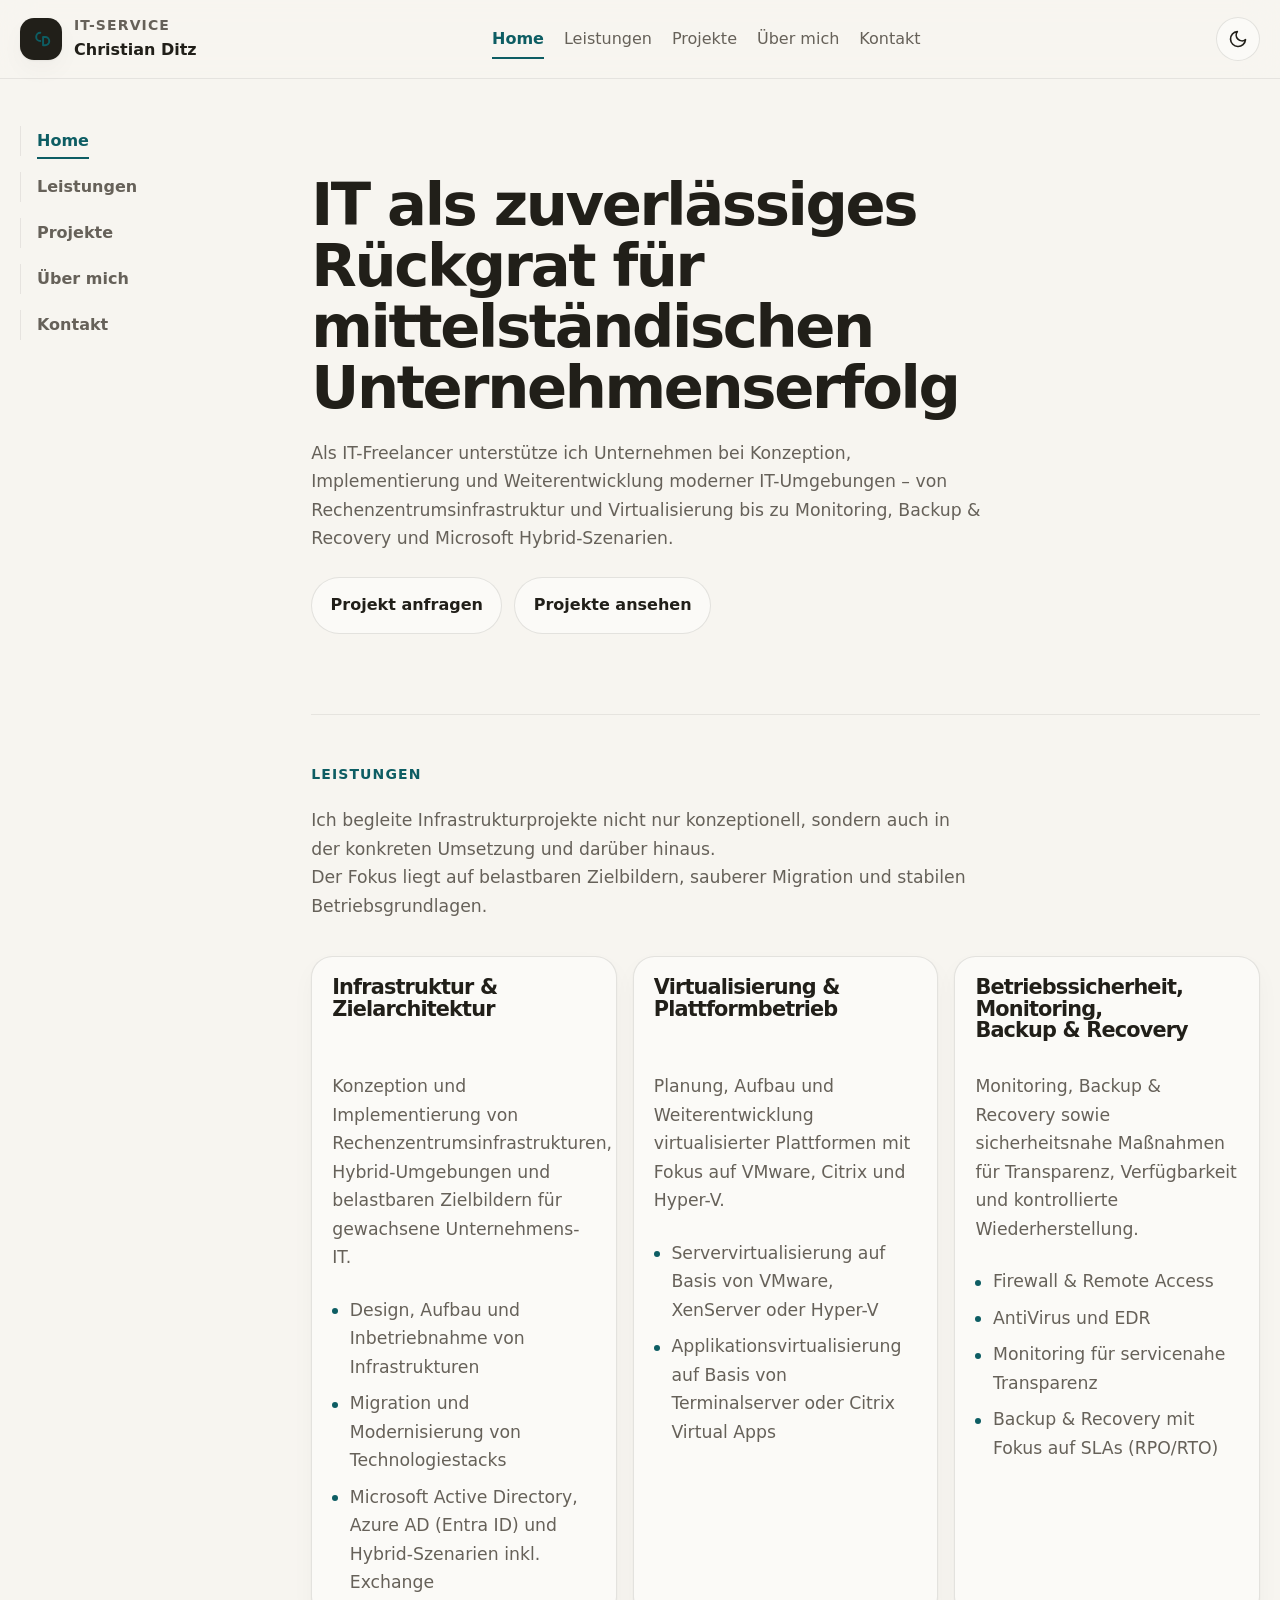
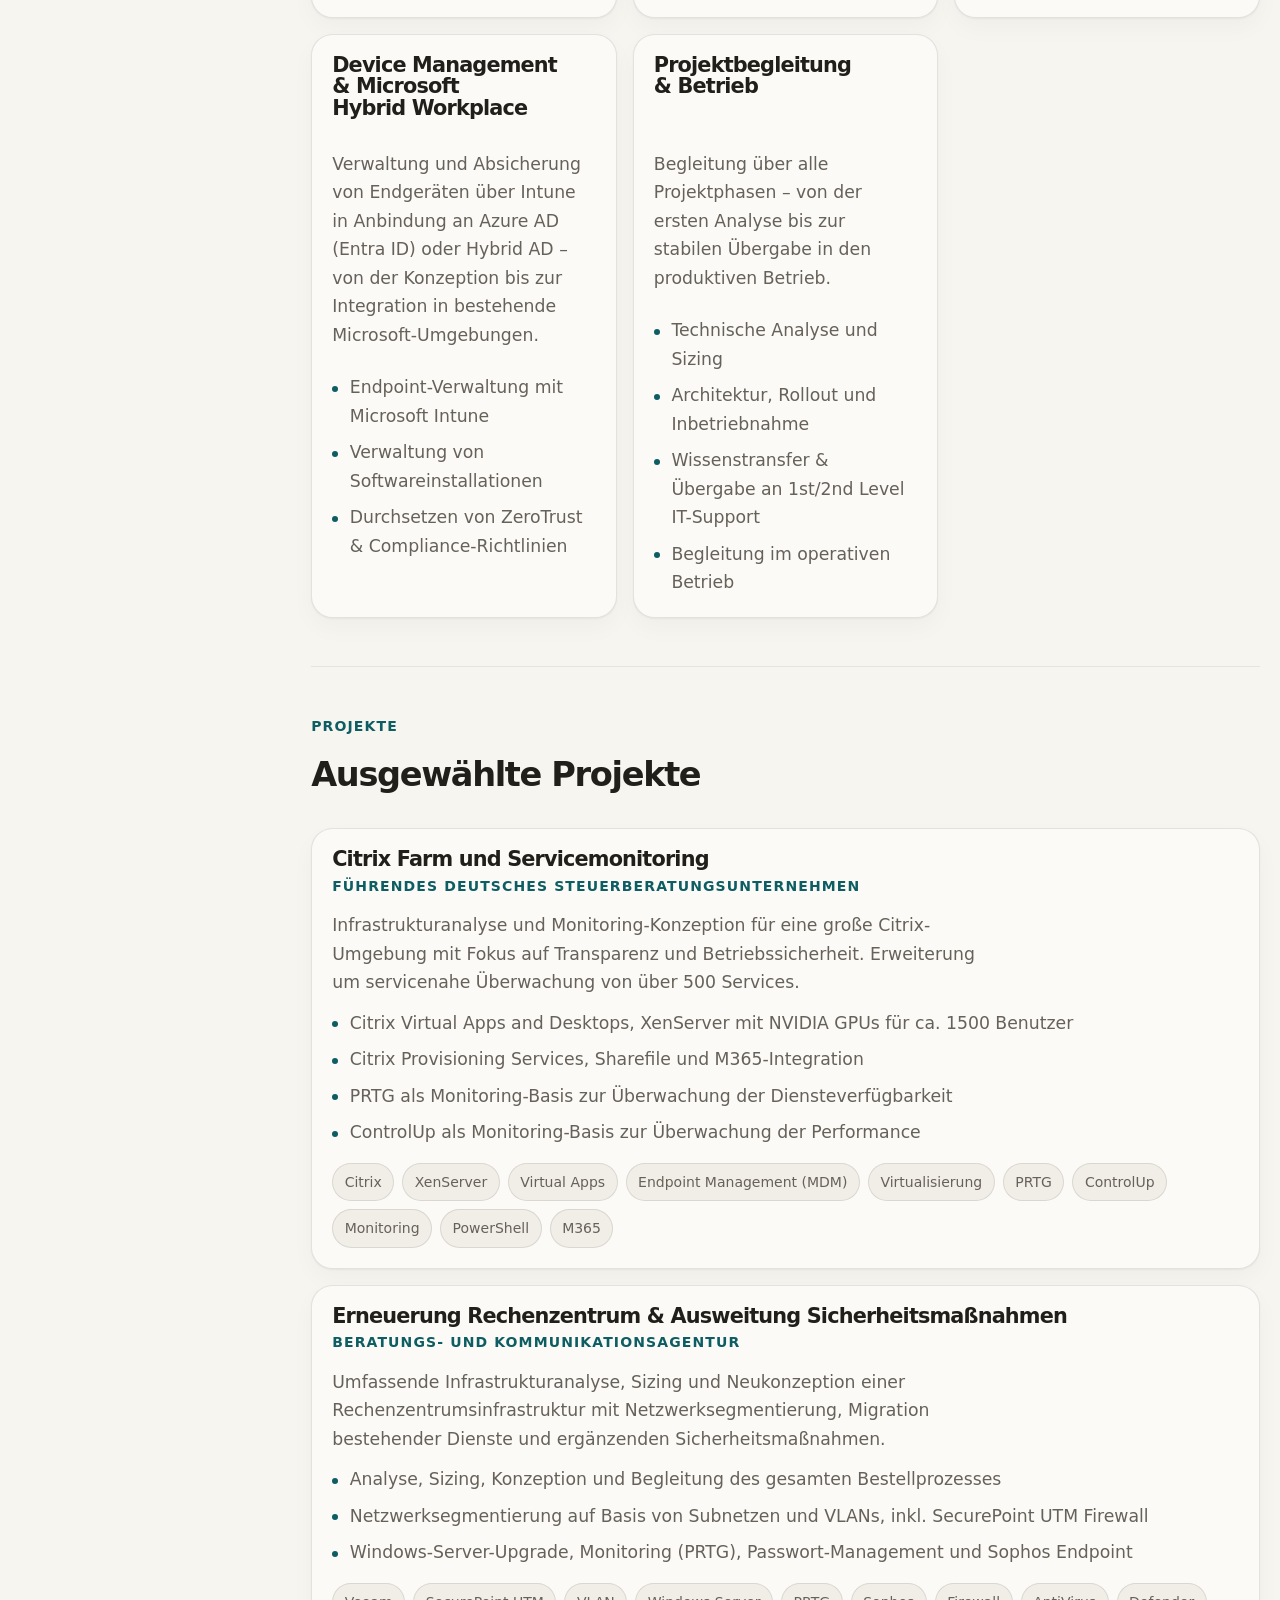
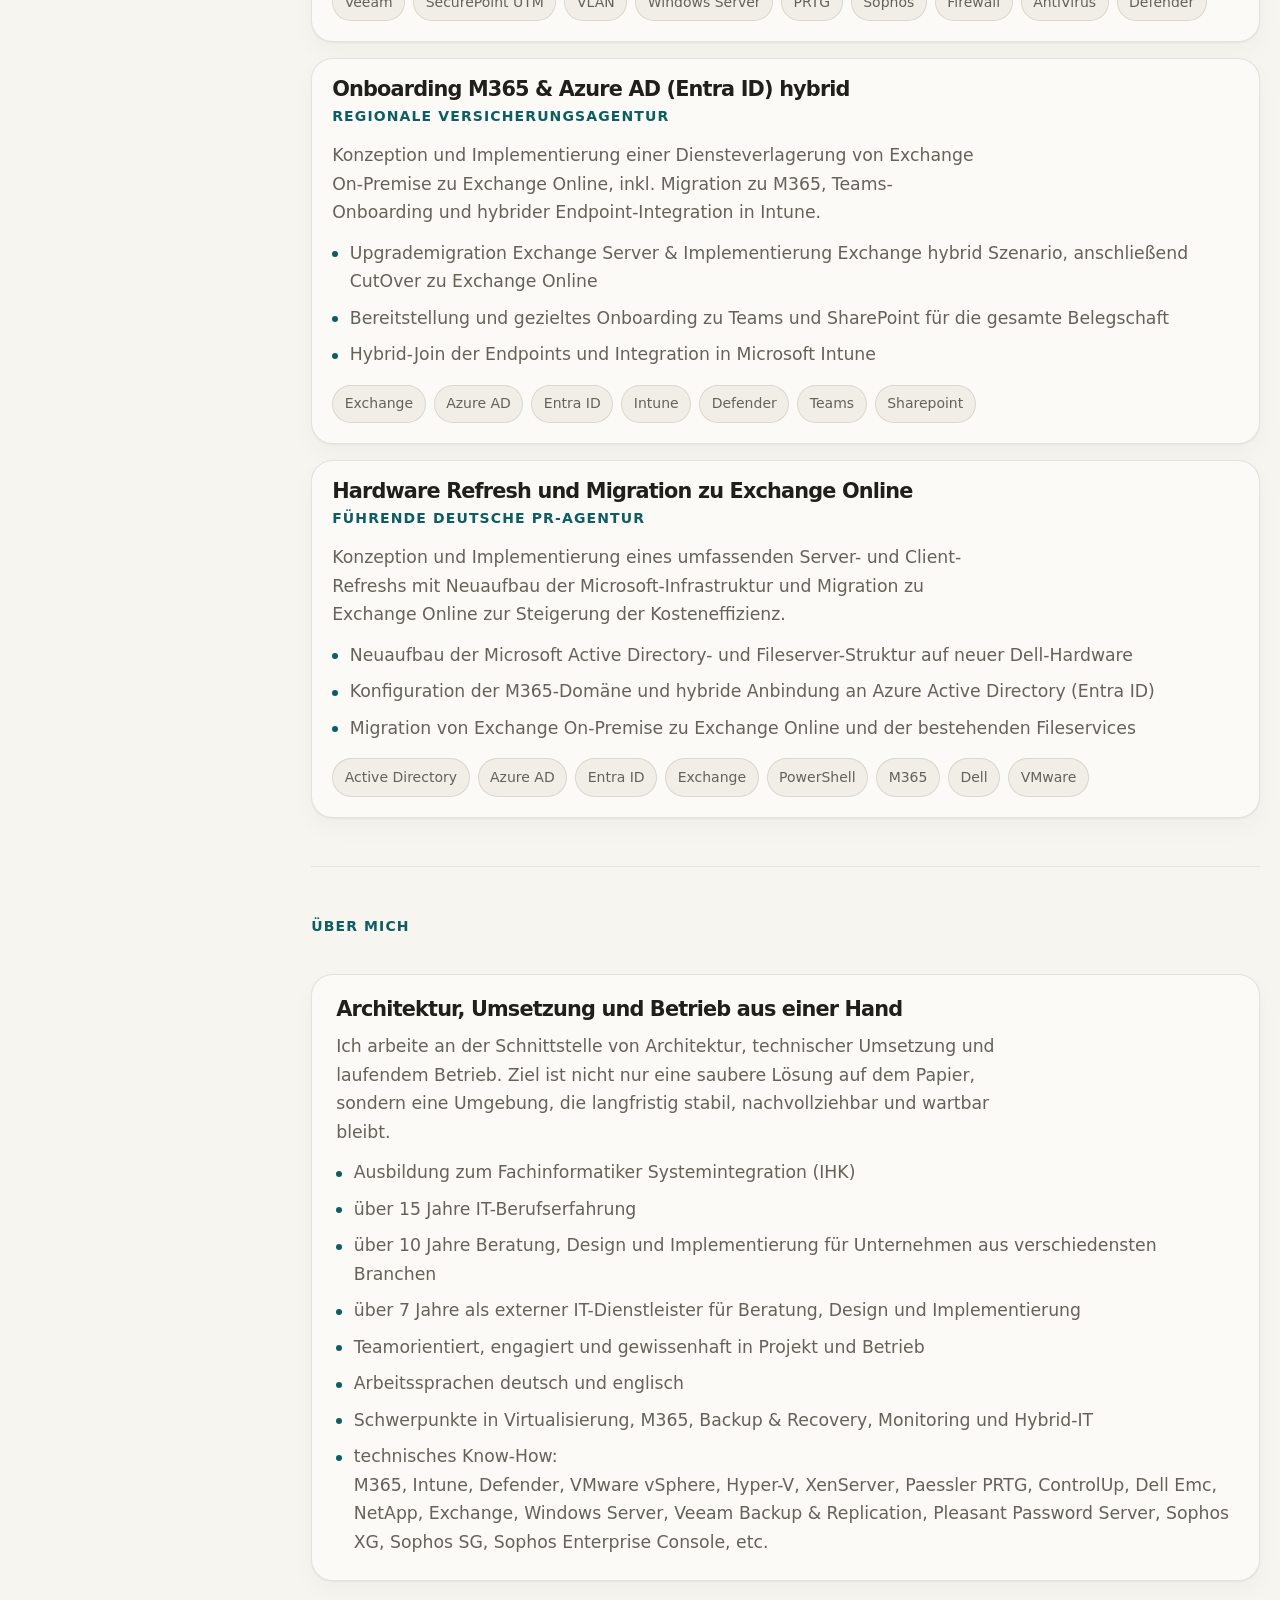
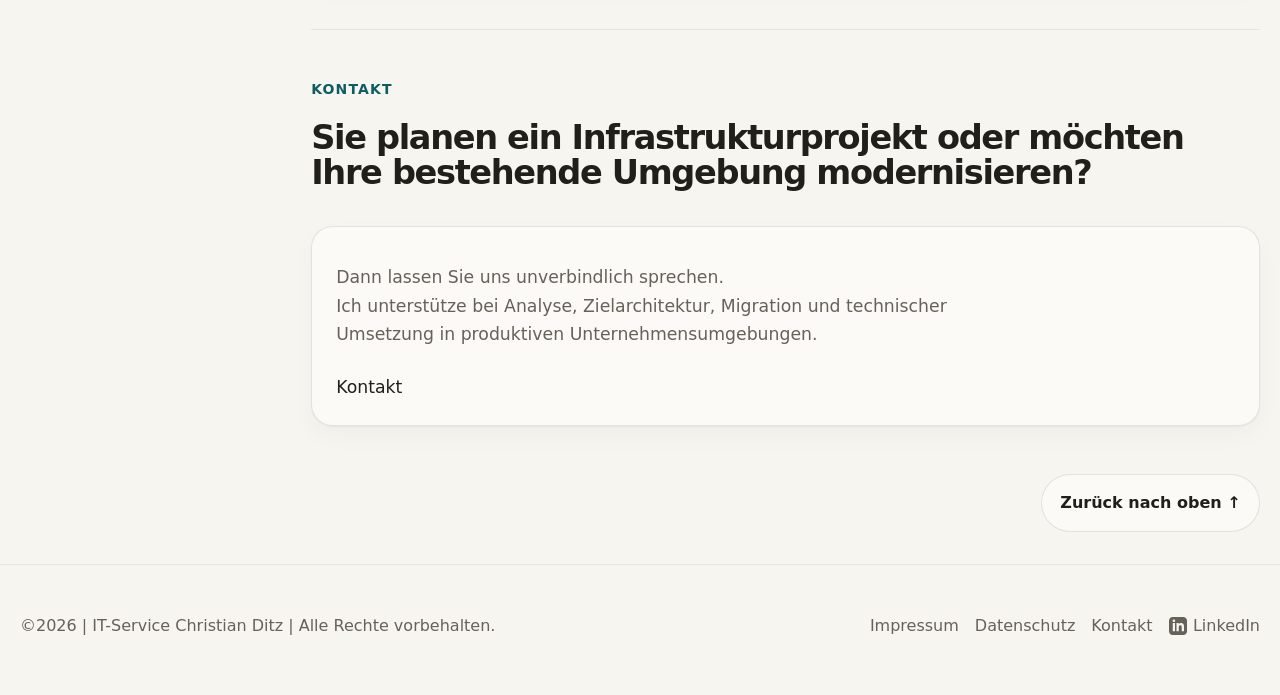
<file: index.html>
<!DOCTYPE html>
<html lang="de">
<head>
  <meta charset="UTF-8" />
  <meta name="viewport" content="width=device-width, initial-scale=1.0" />
  <title>IT-Service Christian Ditz</title>
  <meta name="description" content="IT-Service Christian Ditz – Systemarchitektur, Rechenzentrumsinfrastruktur, Virtualisierung, Monitoring, Backup & Recovery, Security, Hybrid-IT und Device Management" />
<link rel="stylesheet" href="styles.css">
<link rel="stylesheet" href="styles.css">
<link rel="icon" href="/favicon.ico" sizes="any">
<link rel="icon" type="image/svg+xml" href="/favicon.svg">
<link rel="icon" type="image/png" sizes="32x32" href="/favicon-32.png">
<link rel="apple-touch-icon" sizes="180x180" href="/favicon-180.png">
<link rel="manifest" href="/site.webmanifest">
<meta name="theme-color" content="#ebe7df">
<style>
:root,
[data-theme="light"] {
  --text-xs: clamp(0.75rem, 0.7rem + 0.25vw, 0.875rem);
  --text-sm: clamp(0.92rem, 0.84rem + 0.22vw, 1rem);
  --text-base: clamp(1rem, 0.96rem + 0.18vw, 1.08rem);
  --text-lg: clamp(1.15rem, 1.02rem + 0.55vw, 1.4rem);
  --text-xl: clamp(1.55rem, 1.22rem + 1.1vw, 2.2rem);
  --text-2xl: clamp(2.45rem, 1.7rem + 2.5vw, 4.4rem);
  --space-1: .25rem;
  --space-2: .5rem;
  --space-3: .75rem;
  --space-4: 1rem;
  --space-5: 1.25rem;
  --space-6: 1.5rem;
  --space-8: 2rem;
  --space-10: 2.5rem;
  --space-12: 3rem;
  --space-16: 4rem;
  --space-20: 5rem;
  --space-24: 6rem;
  --color-bg: #f7f5f0;
  --color-surface: #fbfaf7;
  --color-surface-2: #f1eee7;
  --color-border: rgba(33,31,25,.11);
  --color-divider: rgba(33,31,25,.08);
  --color-text: #211f19;
  --color-text-muted: #666159;
  --color-text-faint: #8c867d;
  --color-primary: #0d5d63;
  --color-primary-soft: rgba(13,93,99,.12);
  --color-text-inverse: #f8f7f4;
  --shadow-sm: 0 1px 2px rgba(20,17,12,.05), 0 10px 24px rgba(20,17,12,.03);
  --radius-sm: .55rem;
  --radius-md: .95rem;
  --radius-lg: 1.35rem;
  --radius-xl: 1.8rem;
  --radius-full: 999px;
  --font-body: system-ui, -apple-system, BlinkMacSystemFont, "Segoe UI", Roboto, Arial, sans-serif;
  --font-display: system-ui, -apple-system, BlinkMacSystemFont, "Segoe UI", Roboto, Arial, sans-serif;
  --content: 1240px;
  --toc-width: 240px;
  --header-height: 78px;
}
[data-theme="dark"] {
  --color-bg: #161513;
  --color-surface: #1d1c1a;
  --color-surface-2: #24211f;
  --color-border: rgba(232,227,218,.12);
  --color-divider: rgba(232,227,218,.08);
  --color-text: #e8e3da;
  --color-text-muted: #b9b1a6;
  --color-text-faint: #8e877d;
  --color-primary: #79b7c0;
  --color-primary-soft: rgba(121,183,192,.12);
  --color-text-inverse: #11110f;
  --shadow-sm: 0 1px 2px rgba(0,0,0,.25), 0 14px 30px rgba(0,0,0,.16);
}
*,*::before,*::after { box-sizing: border-box; }
html { scroll-behavior: smooth; scroll-padding-top: 5.5rem; }
body { margin: 0; min-height: 100dvh; background: var(--color-bg); color: var(--color-text); font-family: var(--font-body); font-size: var(--text-base); line-height: 1.65; }
a { text-decoration: none; color: inherit; }
img,svg { display: block; max-width: 100%; }
button { font: inherit; color: inherit; }
h1,h2,h3 { margin: 0; font-family: var(--font-display); line-height: 1.03; letter-spacing: -.04em; text-wrap: balance; }
h1 { font-size: var(--text-2xl); max-width: 10ch; }
h2 { font-size: var(--text-xl); }
h3 { font-size: clamp(1.2rem, 1.02rem + .35vw, 1.42rem); }
.container { width: min(calc(100% - 2rem), var(--content)); margin-inline: auto; }
.site-header { position: sticky; top: 0; z-index: 60; background: color-mix(in srgb, var(--color-bg) 88%, transparent); backdrop-filter: blur(16px); border-bottom: 1px solid var(--color-divider); transition: transform .9s cubic-bezier(.2,.8,.2,1), opacity .9s cubic-bezier(.2,.8,.2,1), box-shadow .9s ease; }
.site-header.header-hidden { transform: translateY(-112%); opacity: .9; box-shadow: none; }
.header-inner { display: flex; align-items: center; justify-content: space-between; gap: var(--space-4); min-height: var(--header-height); position: relative; }
.brand { display: inline-flex; align-items: center; gap: var(--space-3); }
.brand-mark { width: 42px; height: 42px; border-radius: 14px; background: var(--color-text); color: var(--color-bg); display: grid; place-items: center; box-shadow: var(--shadow-sm); }
.brand-copy small { display: block; font-size: var(--text-xs); text-transform: uppercase; letter-spacing: .08em; color: var(--color-text-muted); font-weight: 700; }
.brand-copy strong { display: block; font-size: var(--text-sm); font-weight: 700; }
.desktop-nav { display: none; gap: var(--space-5); align-items: center; }
.desktop-nav a,.menu-panel a,.toc-group-title,.toc-sublist a { position: relative; }
.desktop-nav a { font-size: var(--text-sm); color: var(--color-text-muted); padding: .25rem 0; }
.desktop-nav a::after,.menu-panel a::after,.toc-group-title::after,.toc-sublist a::after { content: ""; position: absolute; left: 0; bottom: -.18rem; width: 100%; height: 2px; background: var(--color-primary); transform: scaleX(0); transform-origin: left; transition: .18s ease; }
.desktop-nav a.active,.menu-panel a.active { color: var(--color-primary); font-weight: 700; }
.desktop-nav a.active::after,.menu-panel a.active::after,.toc-group-title.active::after,.toc-sublist a.active::after { transform: scaleX(1); }
.header-actions { display: flex; align-items: center; gap: var(--space-3); }
.theme-toggle,.menu-toggle { width: 44px; height: 44px; border: 1px solid var(--color-border); border-radius: var(--radius-full); background: var(--color-surface); display: grid; place-items: center; }
.menu-panel { display: none; position: absolute; left: 1rem; right: 1rem; top: calc(100% + .5rem); padding: var(--space-4); background: var(--color-surface); border: 1px solid var(--color-border); border-radius: var(--radius-lg); box-shadow: var(--shadow-sm); }
.menu-panel.open { display: grid; gap: var(--space-2); }
.menu-panel a { padding: .85rem 0; border-radius: 0; background: transparent; font-weight: 600; color: var(--color-text-muted); }
.page-shell { display: block; }
.toc { display: none; }
.main-column { min-width: 0; }
.hero { padding: clamp(var(--space-12), 11vw, var(--space-24)) 0 var(--space-12); }
.hero-wrap { display: grid; gap: var(--space-8); align-items: end; }

.hero-wrap--solo {
  grid-template-columns: minmax(0, 1fr);
}

@media (min-width: 820px) {
  .hero-wrap--solo {
    grid-template-columns: minmax(0, 1fr);
  }
}

.hero-wrap--solo > div:first-child {
  width: 100%;
  max-width: none;
}

.hero-wrap--solo h1 {
  max-width: none;
}

.hero-wrap--solo .lead {
  max-width: 72ch;
}

@media (min-width: 1120px) {
  .hero-wrap--solo {
    margin-right: calc(-1 * (var(--toc-width) + clamp(2rem, 4vw, 4rem)));
  }
}

.eyebrow { display: inline-flex; align-items: center; gap: var(--space-2); padding: .45rem .8rem; border-radius: var(--radius-full); background: var(--color-primary-soft); color: var(--color-primary); font-size: var(--text-xs); font-weight: 700; letter-spacing: .08em; text-transform: uppercase; }
.lead { max-width: 58ch; margin: var(--space-5) 0 0; color: var(--color-text-muted); }
.hero-actions { display: flex; flex-wrap: wrap; gap: var(--space-3); margin-top: var(--space-6); }
.btn { display: inline-flex; align-items: center; justify-content: center; min-height: 46px; padding: .9rem 1.15rem; border-radius: var(--radius-full); font-size: var(--text-sm); font-weight: 700; border: 1px solid transparent; }
.btn-primary { background: var(--color-text); color: var(--color-bg); }
.btn-secondary { display: inline-block; margin-bottom: 2rem; background: var(--color-surface); border-color: var(--color-border); }
.hero-side { padding: var(--space-6); background: linear-gradient(180deg, var(--color-surface), var(--color-surface-2)); border: 1px solid var(--color-border); border-radius: var(--radius-xl); box-shadow: var(--shadow-sm); }
.hero-side p { margin: var(--space-3) 0 0; color: var(--color-text-muted); }
.hero-stats { display: grid; grid-template-columns: repeat(2,minmax(0,1fr)); gap: var(--space-3); margin-top: var(--space-5); }
.hero-stat { padding: var(--space-4); background: var(--color-surface); border: 1px solid var(--color-border); border-radius: var(--radius-lg); }
.hero-stat strong { display: block; font-size: clamp(1.45rem, 1.1rem + .8vw, 1.95rem); font-family: var(--font-display); }
.hero-stat span { display: block; margin-top: var(--space-1); font-size: var(--text-xs); line-height: 1.5; color: var(--color-text-muted); }
.content-section { padding: var(--space-12) 0; border-top: 1px solid var(--color-divider); }
.section-block { display: grid; gap: var(--space-5); }
.section-block p { margin: 0; color: var(--color-text-muted); max-width: 60ch; }
.kicker { font-size: var(--text-xs); font-weight: 700; letter-spacing: .08em; text-transform: uppercase; color: var(--color-primary); }
.simple-list { display: grid; gap: var(--space-3); margin-top: var(--space-2); }
.simple-item { padding: var(--space-5) 0; border-top: 1px solid var(--color-divider); }
.simple-item:first-child { border-top: none; padding-top: 0; }
.simple-item p { margin: var(--space-2) 0 0; color: var(--color-text-muted); max-width: 62ch; }
.focus-columns { display: grid; gap: var(--space-4); margin-top: var(--space-4); }
.focus-card,.project-card,.about-card { background: var(--color-surface); border: 1px solid var(--color-border); border-radius: var(--radius-lg); box-shadow: var(--shadow-sm); }
.focus-card { padding: var(--space-5); }
.focus-list,.about-list,.project-points { margin: var(--space-3) 0 0; padding: 0; list-style: none; }
.focus-list li,.about-list li,.project-points li { position: relative; padding-left: 1.1rem; margin-top: var(--space-2); color: var(--color-text-muted); }
.focus-list li::before,.about-list li::before,.project-points li::before { content: ""; position: absolute; left: 0; top: .72em; width: 6px; height: 6px; border-radius: 50%; background: var(--color-primary); }
.projects-list { display: grid; gap: var(--space-4); margin-top: var(--space-4); }
.project-card { padding: var(--space-5); scroll-margin-top: 6.5rem; }
.project-card p { margin: var(--space-3) 0 0; color: var(--color-text-muted); }
.project-top { display: flex; justify-content: space-between; gap: var(--space-3); align-items: flex-start; }
.tag { display: inline-flex; padding: .42rem .72rem; border-radius: var(--radius-full); background: var(--color-surface-2); border: 1px solid var(--color-border); font-size: var(--text-xs); color: var(--color-text-muted); }
.stack { display: flex; flex-wrap: wrap; gap: var(--space-2); margin-top: var(--space-4); }
.about-card { padding: var(--space-6); margin-top: var(--space-4); }
.about-card p { margin: var(--space-3) 0 0; color: var(--color-text-muted); max-width: 62ch; }

.contact-box { margin-top: var(--space-4); padding: var(--space-6); background: var(--color-surface); color: var(--color-text); border: 1px solid var(--color-border); border-radius: var(--radius-lg); box-shadow: var(--shadow-sm); position: relative; overflow: hidden; }
.contact-box::after { display: none; }
.contact-box p { margin: var(--space-3) 0 0; max-width: 62ch; color: var(--color-text-muted); }
.contact-actions { display: flex; flex-wrap: wrap; gap: var(--space-3); margin-top: var(--space-6); }
.contact-actions .btn-secondary { background: var(--color-surface); border-color: var(--color-border); color: var(--color-text); }

.site-footer { padding: var(--space-8) 0 var(--space-10); border-top: 1px solid var(--color-divider); }
.footer-inner { display: flex; flex-direction: column; gap: var(--space-3); font-size: var(--text-sm); color: var(--color-text-muted); }
.footer-links { display: flex; flex-wrap: wrap; gap: var(--space-4); }
.toc-nav { position: sticky; top: calc(var(--header-height) + 1.5rem); padding-top: var(--space-6); }
.toc-title { font-size: var(--text-xs); font-weight: 700; letter-spacing: .08em; text-transform: uppercase; color: var(--color-text-faint); margin-bottom: var(--space-4); }
.toc-groups { display: grid; gap: var(--space-4); }
.toc-group { padding-left: var(--space-4); border-left: 1px solid var(--color-divider); }
.toc-group.collapsed .toc-sublist { display: none; }
.toc-group:not(.collapsed) .toc-group-title { color: var(--color-primary); }
.toc-group:not(.collapsed) .toc-group-title::after { transform: scaleX(1); }
.toc-group-title { display: inline-block; font-size: var(--text-sm); font-weight: 600; color: var(--color-text-muted); padding-bottom: .1rem; }
.toc-group-title.active { color: var(--color-primary); font-weight: 700; }
.toc-sublist { list-style: none; margin: var(--space-3) 0 0; padding: 0; display: grid; gap: var(--space-2); }
.toc-sublist a { display: inline-block; font-size: var(--text-xs); color: var(--color-text-faint); padding-bottom: .08rem; }
.toc-sublist a.active { color: var(--color-primary); font-weight: 700; }
[data-theme="light"] .btn-primary { background: var(--color-text); color: var(--color-bg); }
[data-theme="dark"] .btn-primary { background: var(--color-text); color: var(--color-bg); }
:focus-visible { outline: 2px solid var(--color-primary); outline-offset: 3px; }
@media (min-width: 820px) {
  .desktop-nav { display: flex; }
  .menu-toggle,.menu-panel { display: none !important; }
  .hero-wrap { grid-template-columns: minmax(0,1.12fr) minmax(320px,.88fr); }
  .focus-columns { grid-template-columns: repeat(3,minmax(0,1fr)); }
  .footer-inner { flex-direction: row; justify-content: space-between; align-items: center; }
}
@media (min-width: 1120px) {
  .page-shell { display: grid; grid-template-columns: var(--toc-width) minmax(0,1fr); gap: clamp(2rem,4vw,4rem); }
  .toc { display: block; }
}
@media (max-width: 819px) {
  .project-top { flex-direction: column; }
}
@media (prefers-reduced-motion: reduce) {
  html { scroll-behavior: auto; }
  *,*::before,*::after { transition: none !important; animation: none !important; }
}

/*
#back-to-top {
  position: fixed;
  bottom: 20px;
  right: 20%;
  z-index: 1000;
}
*/

.show-email {
    background: none;
    border: none;
    padding: 0;
    margin: 0;
    font: inherit; 
    color: inherit;
    cursor: pointer;
}


.desktop-nav a.active,
.menu-panel a.active,
.toc-group-title.active,
.toc-sublist a.active {
color: var(--color-primary);
font-weight: 700;
}

.toc-group:not(.collapsed) {
border-left-color: var(--color-primary);
}

</style>
</head>
<body>
    <header class="site-header">
    <div class="container header-inner">
      <a class="brand" href="#top" aria-label="IT-Service Christian Ditz Startseite">
        <!--
        <span class="brand-mark" aria-hidden="true">
          <svg viewBox="0 0 32 32" width="22" height="22" fill="none" stroke="currentColor" stroke-width="2.4" stroke-linecap="round" stroke-linejoin="round">
            <path d="M7 8h11a4 4 0 0 1 4 4v12"></path>
            <path d="M25 24H14a4 4 0 0 1-4-4V8"></path>
          </svg>
        </span>
      -->
        <span class="brand-mark" style="color: #0d5d63;" aria-hidden="true">
          <svg viewBox="0 0 32 32" width="22" height="22" fill="none" stroke="currentColor" stroke-width="2.8" stroke-linecap="round" stroke-linejoin="round">
            <!-- C (Mitte bei 13) -->
            <path d="M15 7a6 6 0 1 0 0 12"></path>
            <!-- D (Mitte bei 19) -->
            <path d="M19 13v12h3a6 6 0 0 0 0-12h-3z"></path>
          </svg>
        </span>
        <span class="brand-copy"><small>IT-Service</small><strong>Christian Ditz</strong></span>
      </a>

      <nav class="desktop-nav" aria-label="Hauptnavigation">
        <a href="#top" data-main-link="top">Home</a>
        <a href="#leistungen" data-main-link="leistungen">Leistungen</a>
        <a href="#projekte" data-main-link="projekte">Projekte</a>
        <a href="#ueber-mich" data-main-link="ueber-mich">Über mich</a>
        <a href="#kontakt" data-main-link="kontakt">Kontakt</a>
      </nav>

      <div class="header-actions">
        <button class="theme-toggle" type="button" data-theme-toggle aria-label="Farbschema wechseln"></button>
        <button class="menu-toggle" type="button" data-menu-toggle aria-expanded="false" aria-controls="mobile-menu" aria-label="Menü öffnen">
          <svg width="20" height="20" viewBox="0 0 24 24" fill="none" stroke="currentColor" stroke-width="2" stroke-linecap="round">
            <path d="M4 7h16"></path><path d="M4 12h16"></path><path d="M4 17h16"></path>
          </svg>
        </button>
      </div>

      <div class="menu-panel" id="mobile-menu" aria-label="Mobiles Menü">
        <a href="#top" data-main-link="top">Home</a>
        <a href="#leistungen" data-main-link="leistungen">Leistungen</a>
        <a href="#projekte" data-main-link="projekte">Projekte</a>
        <a href="#ueber-mich" data-main-link="ueber-mich">Über mich</a>
        <a href="#kontakt" data-main-link="kontakt">Kontakt</a>
      </div>
    </div>
  </header>

<main id="content" class="container page-shell">
    <aside class="toc" aria-label="Inhaltsverzeichnis der aktuellen Hauptsektion">
      <nav class="toc-nav">
        <!--
        <div class="toc-title">Abschnitte</div>
        -->
        <div class="toc-groups">
          <div class="toc-group collapsed" data-group="Home">
            <a href="#top" class="toc-group-title" data-group-link="top">Home</a>
            <ul class="toc-sublist">
            </ul>
          </div>
          <div class="toc-group collapsed" data-group="leistungen">
            <a href="#leistungen" class="toc-group-title" data-group-link="leistungen">Leistungen</a>
            <ul class="toc-sublist">
            </ul>
          </div>
          <div class="toc-group collapsed" data-group="projekte">
            <a href="#projekte" class="toc-group-title" data-group-link="projekte">Projekte</a>
            <ul class="toc-sublist">
              <li><a href="#projekt-citrix" data-sub-link="projekt-citrix">Monitoring Citrix Farm</a></li>
              <li><a href="#projekt-dc-refresh" data-sub-link="projekt-dc-refresh">Erneuerung RZ &amp; Ausweitung Security</a></li>
              <li><a href="#projekt-m365" data-sub-link="projekt-m365">M365 &amp; Azure AD hybrid</a></li>
              <li><a href="#projekt-hw-refresh" data-sub-link="projekt-hw-refresh">Hardware Refresh &amp; EXO</a></li>
            </ul>
          </div>
          <div class="toc-group collapsed" data-group="ueber-mich">
            <a href="#ueber-mich" class="toc-group-title" data-group-link="ueber-mich">Über mich</a>
            <ul class="toc-sublist">
            </ul>
          </div>
          <div class="toc-group collapsed" data-group="kontakt">
            <a href="#kontakt" class="toc-group-title" data-group-link="kontakt">Kontakt</a>
            <ul class="toc-sublist">
            </ul>
          </div>
          <!--
          <div class="toc-group collapsed" data-group="rechtliches">
            <a href="#" class="toc-group-title" data-group-link="rechtliches" aria-expanded="false">Rechtliches</a>
            <ul class="toc-sublist">
              <li><a href="impressum.html" target="_blank" rel="noopener noreferrer">Impressum</a></li>
              <li><a href="datenschutz.html" target="_blank" rel="noopener noreferrer">Datenschutz</a></li>
            </ul>
          </div>
          -->
        </div>
      </nav>
    </aside>

    <div class="main-column">
      <section class="hero" id="top" data-main-section="top">
        <!-- Soll das Kurzprofil wieder eingeblendet werden, dann auch hier den Part "hero-wrap--solo" -->
        <div class="hero-wrap hero-wrap--solo">
          <div>
            <!--
            <span class="eyebrow">Systemarchitektur · Rechenzentrumsinfrastruktur · Virtualisierung · Monitoring · Backup & Recovery · Security · Hybrid-IT · Device Management</span>
            -->
            <h1>IT als zuverlässiges Rückgrat für mittelständischen Unternehmenserfolg</h1>
            <p class="lead">Als IT-Freelancer unterstütze ich Unternehmen bei Konzeption, Implementierung und Weiterentwicklung moderner IT-Umgebungen – von Rechenzentrumsinfrastruktur und Virtualisierung bis zu Monitoring, Backup &amp; Recovery und Microsoft Hybrid-Szenarien.</p>
            <div class="hero-actions">
              <a class="btn btn-secondary" href="#kontakt">Projekt anfragen</a>
              <a class="btn btn-secondary" href="#projekte">Projekte ansehen</a>
            </div>
          </div>
          <!--
          <aside class="hero-side" aria-label="Kurzprofil und Kennzahlen">
            <span class="kicker">Christian Ditz</span>
            <h2>Kurzprofil</h2>
            <p>Fokus auf stabile Zielarchitekturen, saubere Migrationen und eine Infrastruktur, die im realen Betrieb nachvollziehbar und wartbar bleibt.</p>
            <p>Ich arbeite an der Schnittstelle von Architektur, technischer Umsetzung und laufendem Betrieb. Ziel ist nicht nur eine saubere Lösung auf dem Papier, sondern eine Umgebung, die langfristig stabil, nachvollziehbar und wartbar bleibt.</p>
            <div class="hero-stats">
              <div class="hero-stat"><strong>15+</strong><span>Jahre IT-Berufserfahrung</span></div>
              <div class="hero-stat"><strong>10+</strong><span>Jahre Beratung, Design und Implementierung</span></div>
            </div>
          </aside>
        -->
        </div>
      </section>

      <section class="content-section" id="leistungen" data-main-section="leistungen">
        <div class="section-block">
          <span class="kicker">Leistungen</span>
          <p>Ich begleite Infrastrukturprojekte nicht nur konzeptionell, sondern auch in der konkreten Umsetzung und darüber hinaus.<br>
            Der Fokus liegt auf belastbaren Zielbildern, sauberer Migration und stabilen Betriebsgrundlagen.</p>
          <div class="focus-columns">
            <article class="focus-card">
              <h3>Infrastruktur &amp; Zielarchitektur</h3>
              <p><br>Konzeption und Implementierung von Rechenzentrumsinfrastrukturen, Hybrid-Umgebungen und belastbaren Zielbildern für gewachsene Unternehmens-IT.</p>
              <ul class="focus-list">
                <li>Design, Aufbau und Inbetriebnahme von Infrastrukturen</li>
                <li>Migration und Modernisierung von Technologiestacks</li>
                <li>Microsoft Active Directory, Azure AD (Entra ID) und Hybrid-Szenarien inkl. Exchange</li>
              </ul>
            </article>
            <article class="focus-card">
              <h3>Virtualisierung &amp; Plattformbetrieb</h3>
              <p><br>Planung, Aufbau und Weiterentwicklung virtualisierter Plattformen mit Fokus auf VMware, Citrix und Hyper-V.</p>
              <ul class="focus-list">
                <li>Servervirtualisierung auf Basis von VMware, XenServer oder Hyper-V</li>
                <li>Applikationsvirtualisierung auf Basis von Terminalserver oder Citrix Virtual Apps</li>
              </ul>
            </article>
            <article class="focus-card">
              <h3>Betriebssicherheit, Monitoring, Backup &amp; Recovery</h3>
              <p><br>Monitoring, Backup & Recovery sowie sicherheitsnahe Maßnahmen für Transparenz, Verfügbarkeit und kontrollierte Wiederherstellung.</p>
              <ul class="focus-list">
                <li>Firewall &amp; Remote Access</li>
                <li>AntiVirus und EDR</li>
                <li>Monitoring für servicenahe Transparenz</li>
                <li>Backup &amp; Recovery mit Fokus auf SLAs (RPO/RTO)</li>

              </ul>
            </article>
            <article class="focus-card">
              <h3>Device Management &amp; Microsoft Hybrid Workplace</h3>
              <p><br>Verwaltung und Absicherung von Endgeräten über Intune in Anbindung an Azure AD (Entra ID) oder Hybrid AD – von der Konzeption bis zur Integration in bestehende Microsoft-Umgebungen.</p>
              <ul class="focus-list">
                <li>Endpoint-Verwaltung mit Microsoft Intune</li>
                <li>Verwaltung von Softwareinstallationen</li>
                <li>Durchsetzen von ZeroTrust &amp; Compliance-Richtlinien</li>
              </ul>
            </article>
            <article class="focus-card">
              <h3>Projektbegleitung &amp; Betrieb</h3>
              <p><br>Begleitung über alle Projektphasen – von der ersten Analyse bis zur stabilen Übergabe in den produktiven Betrieb.</p>
              <ul class="focus-list">
                <li>Technische Analyse und Sizing</li>
                <li>Architektur, Rollout und Inbetriebnahme</li>
                <li>Wissenstransfer &amp; Übergabe an 1st/2nd Level IT-Support</li>
                <li>Begleitung im operativen Betrieb</li>
              </ul>
            </article>
          </div>
        </div>
      </section>

      <section class="content-section" id="projekte" data-main-section="projekte">
        <div class="section-block">
          <span class="kicker">Projekte</span>
          <h2>Ausgewählte Projekte</h2>
          <div class="projects-list">
            <article class="project-card" id="projekt-citrix" data-sub-section="projekt-citrix" data-parent-section="projekte">
              <div class="project-top">
                <div>
                  <h3>Citrix Farm und Servicemonitoring</h3>
                  <span class="kicker">Führendes deutsches Steuerberatungsunternehmen</span>
                </div>
                <!-- <span class="tag">500+ Services</span> -->
              </div>
              <p>Infrastrukturanalyse und Monitoring-Konzeption für eine große Citrix-Umgebung mit Fokus auf Transparenz und Betriebssicherheit. Erweiterung um servicenahe Überwachung von über 500 Services.</p>
              <ul class="project-points">
                <li>Citrix Virtual Apps and Desktops, XenServer mit NVIDIA GPUs für ca. 1500 Benutzer</li>
                <li>Citrix Provisioning Services, Sharefile und M365-Integration</li>
                <li>PRTG als Monitoring-Basis zur Überwachung der Diensteverfügbarkeit</li>
                <li>ControlUp als Monitoring-Basis zur Überwachung der Performance</li>
              </ul>
              <div class="stack">
                <span class="tag">Citrix</span>
                <span class="tag">XenServer</span>
                <span class="tag">Virtual Apps</span>
                <span class="tag">Endpoint Management (MDM)</span>
                <span class="tag">Virtualisierung</span>
                <span class="tag">PRTG</span>
                <span class="tag">ControlUp</span>
                <span class="tag">Monitoring</span>
                <span class="tag">PowerShell</span>
                <span class="tag">M365</span>
              </div>
            </article>

            <article class="project-card" id="projekt-dc-refresh" data-sub-section="projekt-dc-refresh" data-parent-section="projekte">
              <div class="project-top">
                <div>
                  <h3>Erneuerung Rechenzentrum &amp; Ausweitung Sicherheitsmaßnahmen</h3>
                  <span class="kicker">Beratungs- und Kommunikationsagentur</span>
                </div>
                <!-- <span class="tag">Lift &amp; Shift</span> -->
              </div>
              <p>Umfassende Infrastrukturanalyse, Sizing und Neukonzeption einer Rechenzentrumsinfrastruktur mit Netzwerksegmentierung, Migration bestehender Dienste und ergänzenden Sicherheitsmaßnahmen.</p>
              <ul class="project-points">
                <li>Analyse, Sizing, Konzeption und Begleitung des gesamten Bestellprozesses</li>
                <li>Netzwerksegmentierung auf Basis von Subnetzen und VLANs, inkl. SecurePoint UTM Firewall</li>
                <li>Windows-Server-Upgrade, Monitoring (PRTG), Passwort-Management und Sophos Endpoint</li>
              </ul>
              <div class="stack">
                <span class="tag">Veeam</span>
                <span class="tag">SecurePoint UTM</span>
                <span class="tag">VLAN</span>
                <span class="tag">Windows Server</span>
                <span class="tag">PRTG</span>
                <span class="tag">Sophos</span>
                <span class="tag">Firewall</span>
                <span class="tag">AntiVirus</span>
                <span class="tag">Defender</span>
              </div>
            </article>

            <article class="project-card" id="projekt-m365" data-sub-section="projekt-m365" data-parent-section="projekte">
              <div class="project-top">
                <div>
                  <h3>Onboarding M365 &amp; Azure AD (Entra ID) hybrid</h3>
                  <span class="kicker">Regionale Versicherungsagentur</span>
                </div>
                <!-- <span class="tag">Hybrid</span> -->
              </div>
              <p>Konzeption und Implementierung einer Diensteverlagerung von Exchange On-Premise zu Exchange Online, inkl. Migration zu M365, Teams-Onboarding und hybrider Endpoint-Integration in Intune.</p>
              <ul class="project-points">
                <li>Upgrademigration Exchange Server &amp; Implementierung Exchange hybrid Szenario, anschließend CutOver zu Exchange Online</li>
                <li>Bereitstellung und gezieltes Onboarding zu Teams und SharePoint für die gesamte Belegschaft</li>
                <li>Hybrid-Join der Endpoints und Integration in Microsoft Intune</li>
              </ul>
              <div class="stack">
                <span class="tag">Exchange</span>
                <span class="tag">Azure AD</span>
                <span class="tag">Entra ID</span>
                <span class="tag">Intune</span>
                <span class="tag">Defender</span>
                <span class="tag">Teams</span>
                <span class="tag">Sharepoint</span>
              </div>
            </article>

            <article class="project-card" id="projekt-hw-refresh" data-sub-section="projekt-hw-refresh" data-parent-section="projekte">
              <div class="project-top">
                <div>
                  <h3>Hardware Refresh und Migration zu Exchange Online</h3>
                  <span class="kicker">Führende deutsche PR-Agentur</span>
                </div>
                <!-- <span class="tag">Refresh</span> -->
              </div>
              <p>Konzeption und Implementierung eines umfassenden Server- und Client-Refreshs mit Neuaufbau der Microsoft-Infrastruktur und Migration zu Exchange Online zur Steigerung der Kosteneffizienz.</p>
              <ul class="project-points">
                <li>Neuaufbau der Microsoft Active Directory- und Fileserver-Struktur auf neuer Dell-Hardware</li>
                <li>Konfiguration der M365-Domäne und hybride Anbindung an Azure Active Directory (Entra ID)</li>
                <li>Migration von Exchange On-Premise zu Exchange Online und der bestehenden Fileservices</li>
              </ul>
              <div class="stack">
                <span class="tag">Active Directory</span>
                <span class="tag">Azure AD</span>
                <span class="tag">Entra ID</span>
                <span class="tag">Exchange</span>
                <span class="tag">PowerShell</span>
                <span class="tag">M365</span>
                <span class="tag">Dell</span>
                <span class="tag">VMware</span>
              </div>
            </article>
          </div>
        </div>
      </section>

      <section class="content-section" id="ueber-mich" data-main-section="ueber-mich">
        <div class="section-block">
          <span class="kicker">Über mich</span>
          <!-- <h2>Von der Idee bis zum laufenden System</h2> -->
          <div class="about-card">
            <h3>Architektur, Umsetzung und Betrieb aus einer Hand</h3>
            <p>Ich arbeite an der Schnittstelle von Architektur, technischer Umsetzung und laufendem Betrieb. Ziel ist nicht nur eine saubere Lösung auf dem Papier, sondern eine Umgebung, die langfristig stabil, nachvollziehbar und wartbar bleibt.</p>
            <ul class="about-list">
              <li>Ausbildung zum Fachinformatiker Systemintegration (IHK)</li>
              <li>über 15 Jahre IT-Berufserfahrung</li>
              <li>über 10 Jahre Beratung, Design und Implementierung für Unternehmen aus verschiedensten Branchen</li>
              <li>über 7 Jahre als externer IT-Dienstleister für Beratung, Design und Implementierung</li>
              <li>Teamorientiert, engagiert und gewissenhaft in Projekt und Betrieb</li>
              <li>Arbeitssprachen deutsch und englisch</li>
              <li>Schwerpunkte in Virtualisierung, M365, Backup &amp; Recovery, Monitoring und Hybrid-IT</li>
              <li>technisches Know-How:<br>M365, Intune, Defender, VMware vSphere, Hyper-V, XenServer, Paessler PRTG, ControlUp, Dell Emc, NetApp, Exchange, Windows Server, Veeam Backup & Replication, Pleasant Password Server, Sophos XG, Sophos SG, Sophos Enterprise Console, etc.</li>
              
            </ul>
          </div>
        </div>
      </section>

      <section class="content-section" id="kontakt" data-main-section="kontakt">
        <div class="section-block">
          <span class="kicker">Kontakt</span>
          <h2>Sie planen ein Infrastrukturprojekt oder möchten Ihre bestehende Umgebung modernisieren?</h2>
          <div class="contact-box">
            <p>Dann lassen Sie uns unverbindlich sprechen.<br>Ich unterstütze bei Analyse, Zielarchitektur, Migration und technischer Umsetzung in produktiven Unternehmensumgebungen.</p>
            <div class="contact-actions">
            <button class="contact-btn show-email" type="button">Kontakt</button>
            <a class="contact-btn email-link" href="#" style="display:none;"></a>
            </div>
          </div>
        </div>
      </section>
      <div style="text-align: right;">
      <a class="btn btn-secondary" href="#top">Zurück nach oben ↑</a>
      </div>
    </div>
  </main>

  <footer class="site-footer">
    <div class="container footer-inner">
      <p>©2026 | IT-Service Christian Ditz | Alle Rechte vorbehalten.</p>
      <div class="footer-links">
        <a href="impressum.html">Impressum</a>
        <a href="datenschutz.html">Datenschutz</a>
        <button class="show-email">Kontakt</button>
        <a class="email-link" href="#" style="display:none;"></a>
        <a href="https://www.linkedin.com/in/christianditz" target="_blank" rel="noopener noreferrer" aria-label="LinkedIn" style="display:inline-flex;align-items:center;">
          <svg width="18" height="18" viewBox="0 0 24 24" fill="currentColor" aria-hidden="true" style="margin-right:0.4rem;">
            <path d="M19 0h-14c-2.761 0-5 2.239-5 5v14c0 2.761 2.239 5 5 5h14c2.762 0 5-2.239 5-5v-14c0-2.761-2.238-5-5-5zm-11 19h-3v-11h3v11zm-1.5-12.268c-.966 0-1.75-.79-1.75-1.764s.784-1.764 1.75-1.764 1.75.79 1.75 1.764-.783 1.764-1.75 1.764zm13.5 12.268h-3v-5.604c0-3.368-4-3.113-4 0v5.604h-3v-11h3v1.765c1.396-2.586 7-2.777 7 2.476v6.759z"/>
          </svg>
          LinkedIn
        </a>
      </div>
    </div>
  </footer>

  <script src="main.js" defer></script>
</body>
</html>
</file>
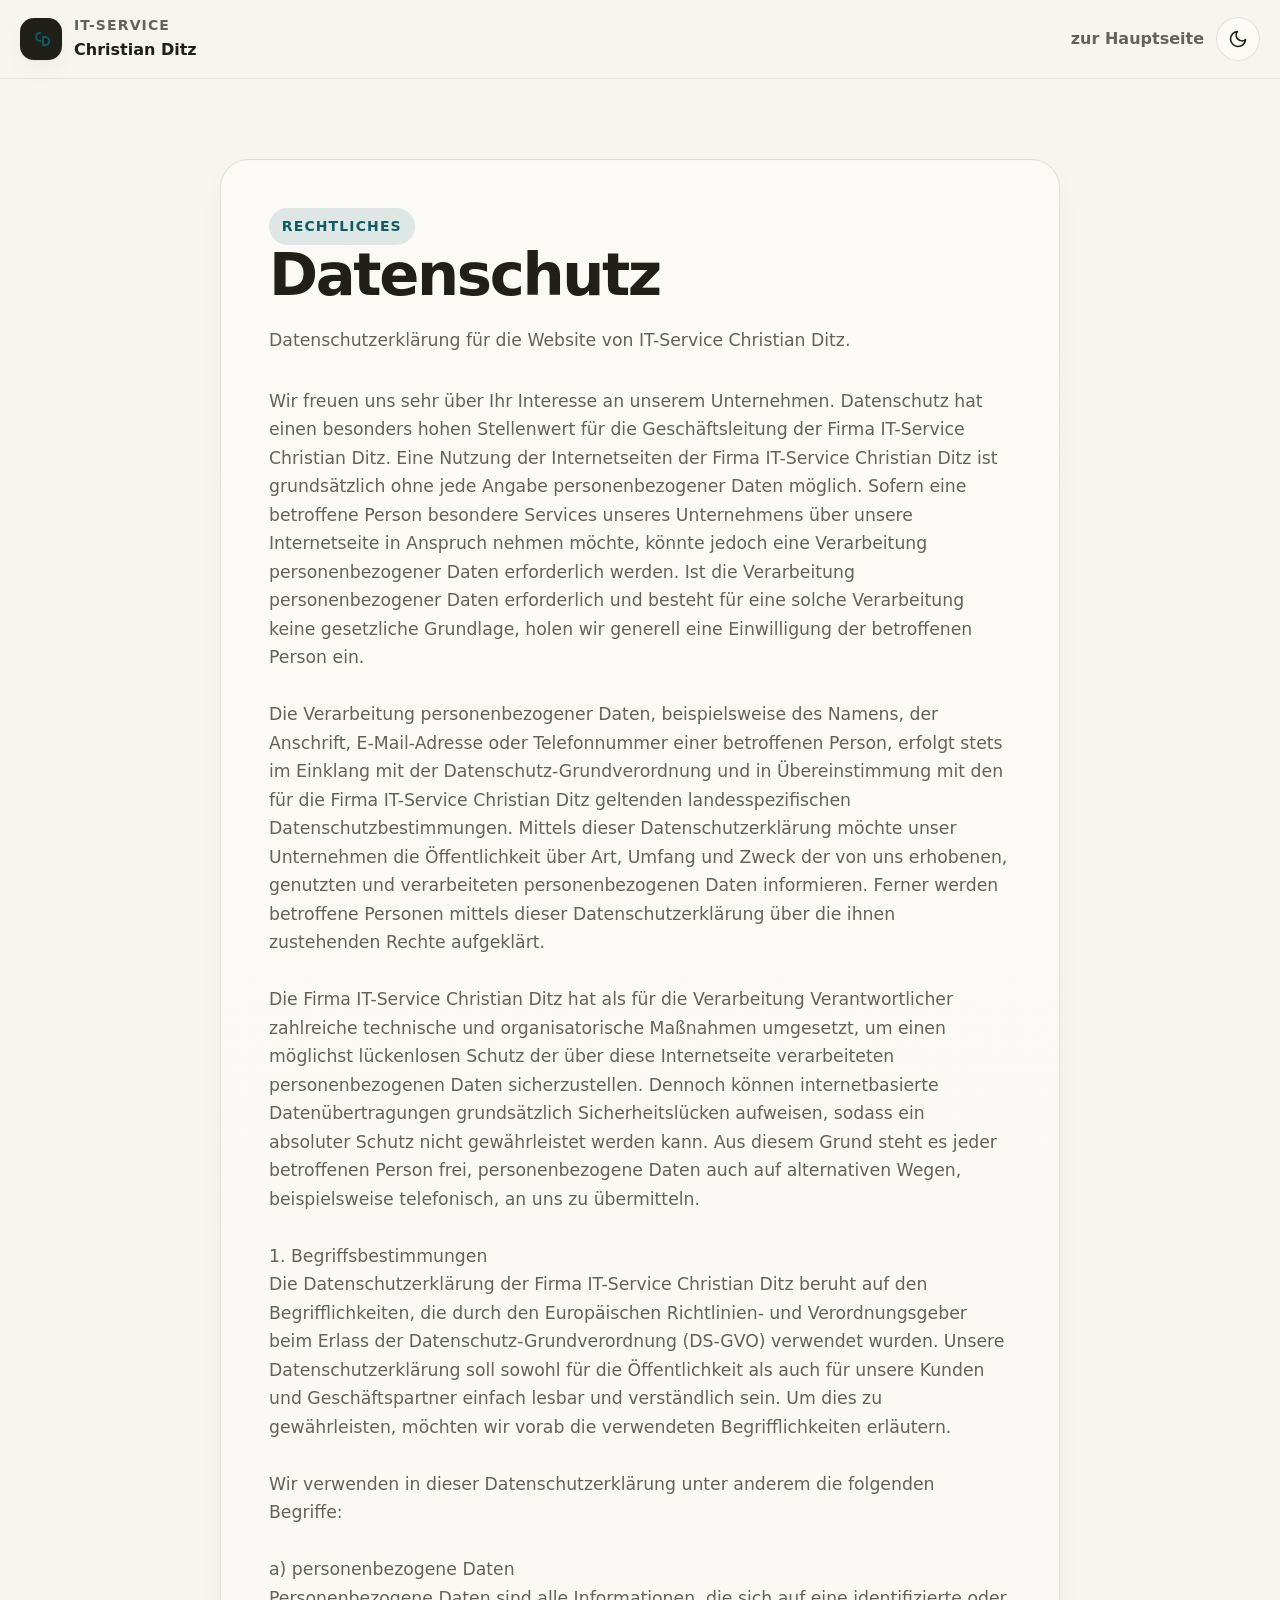
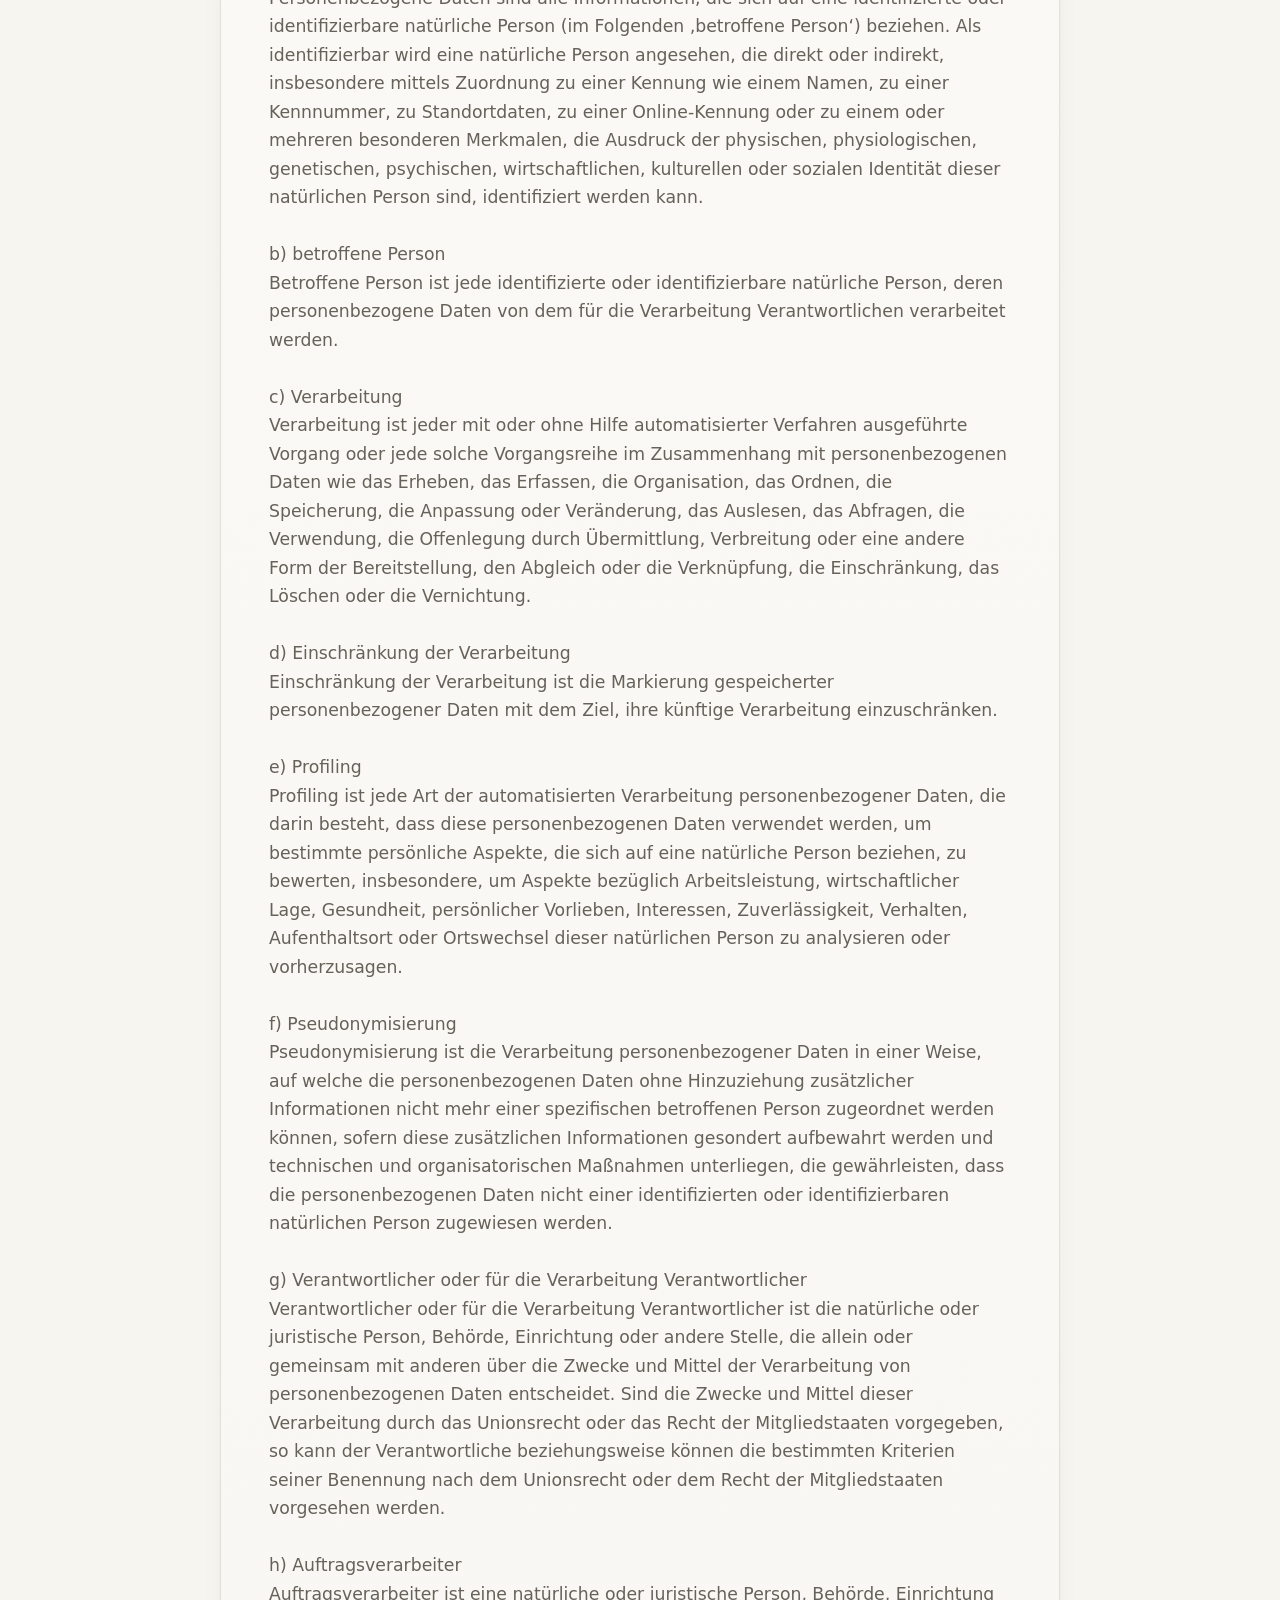
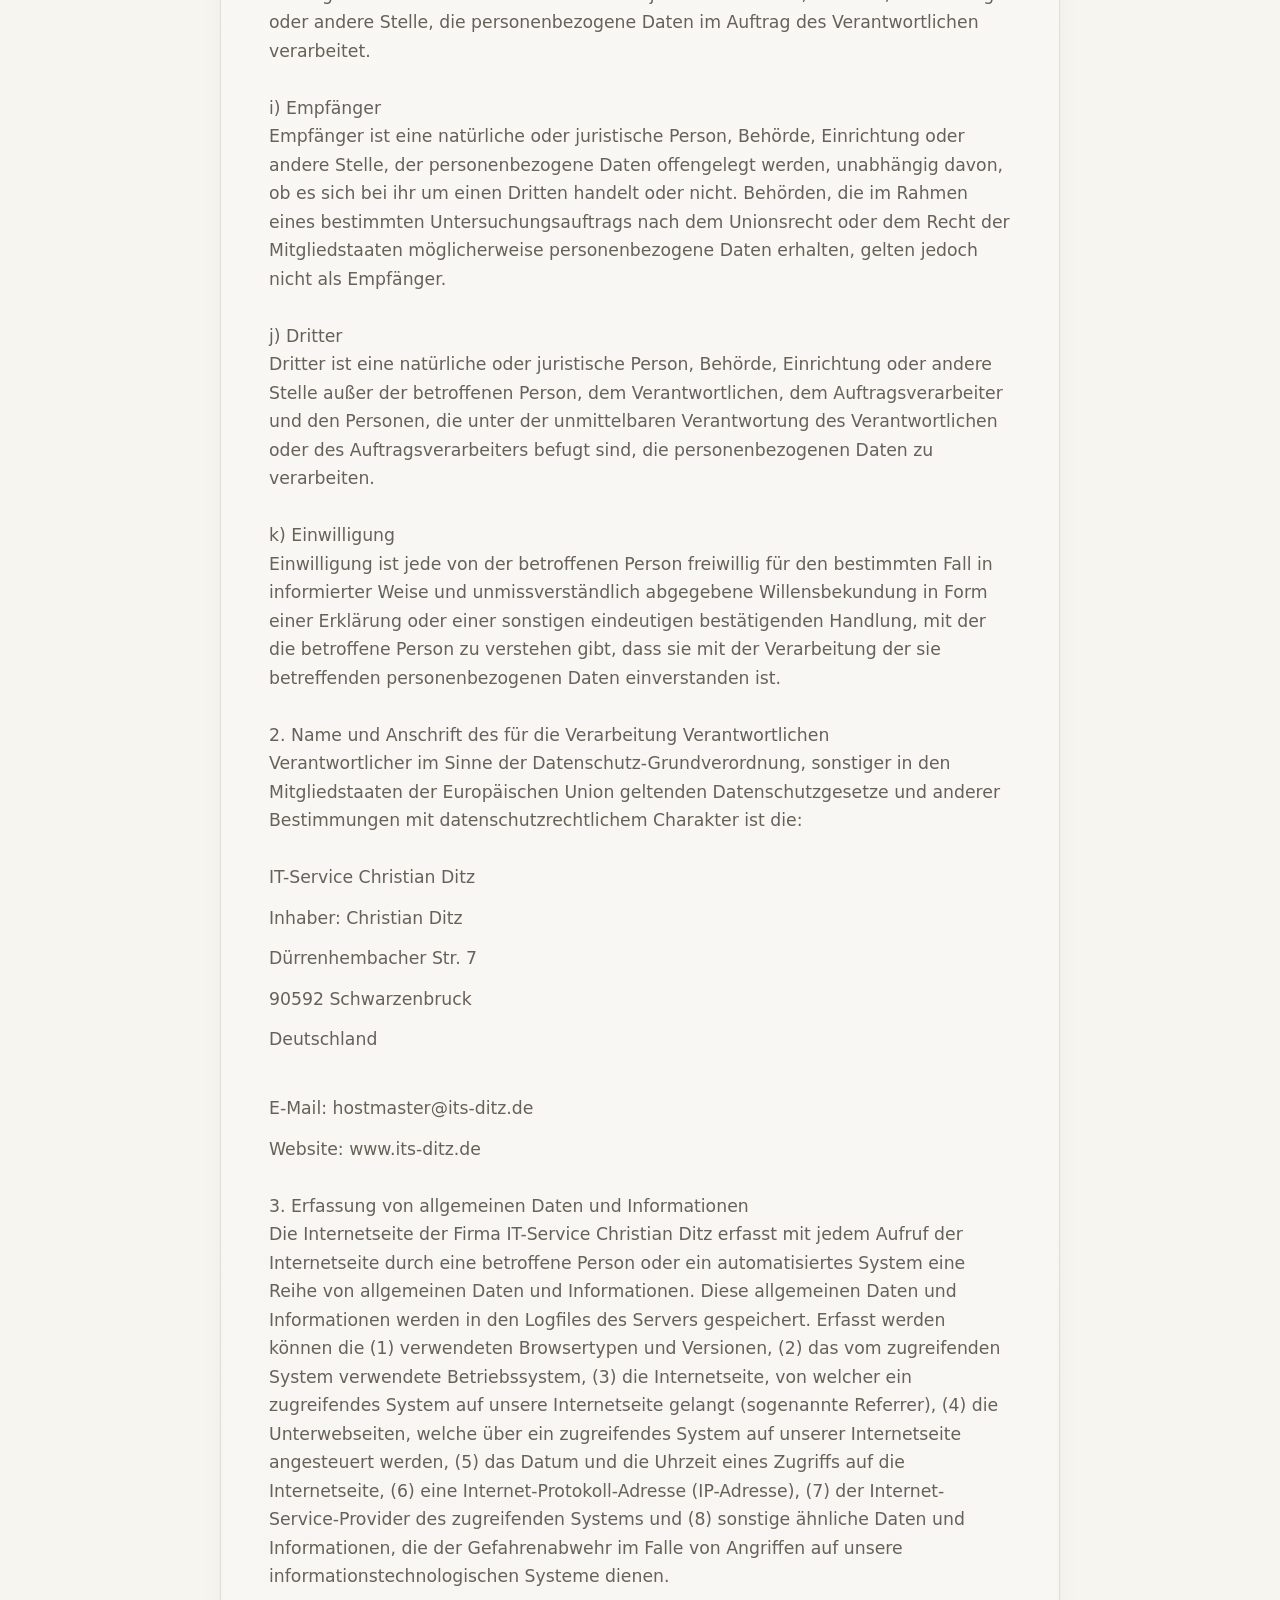
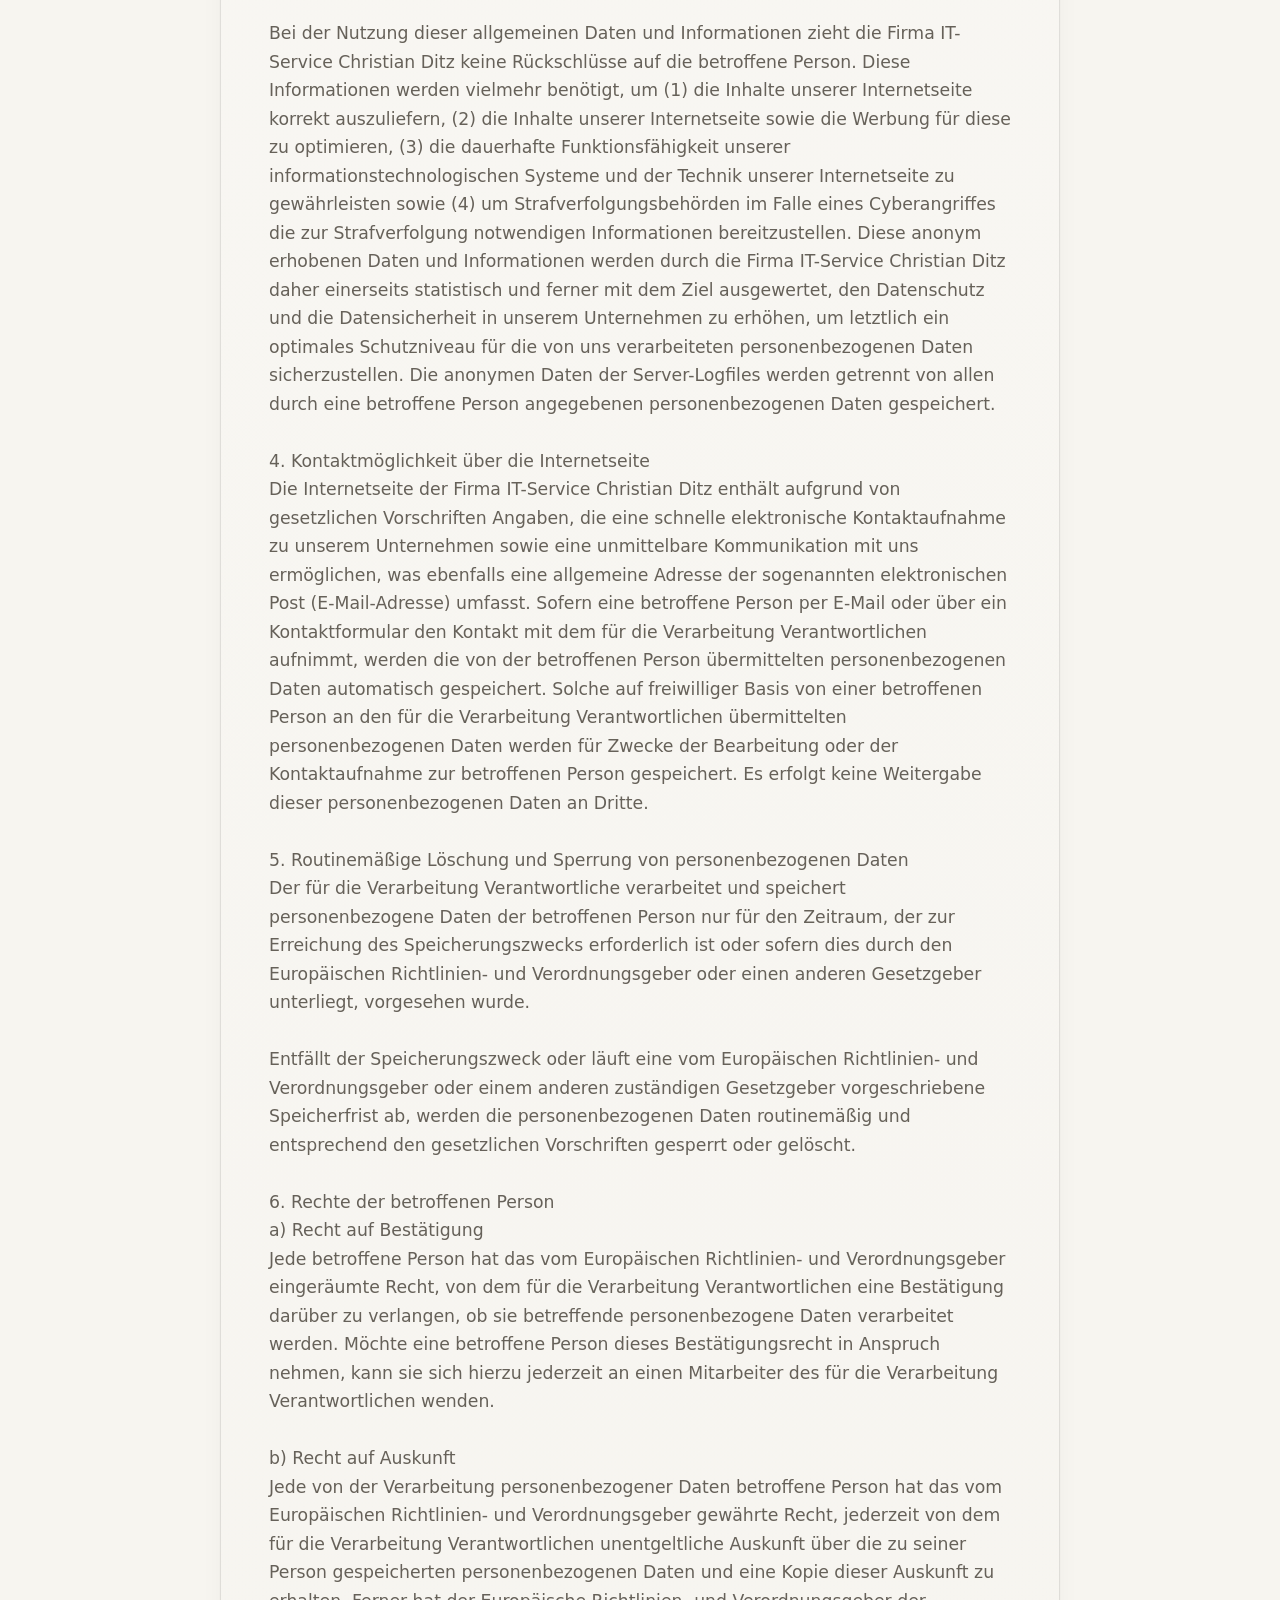
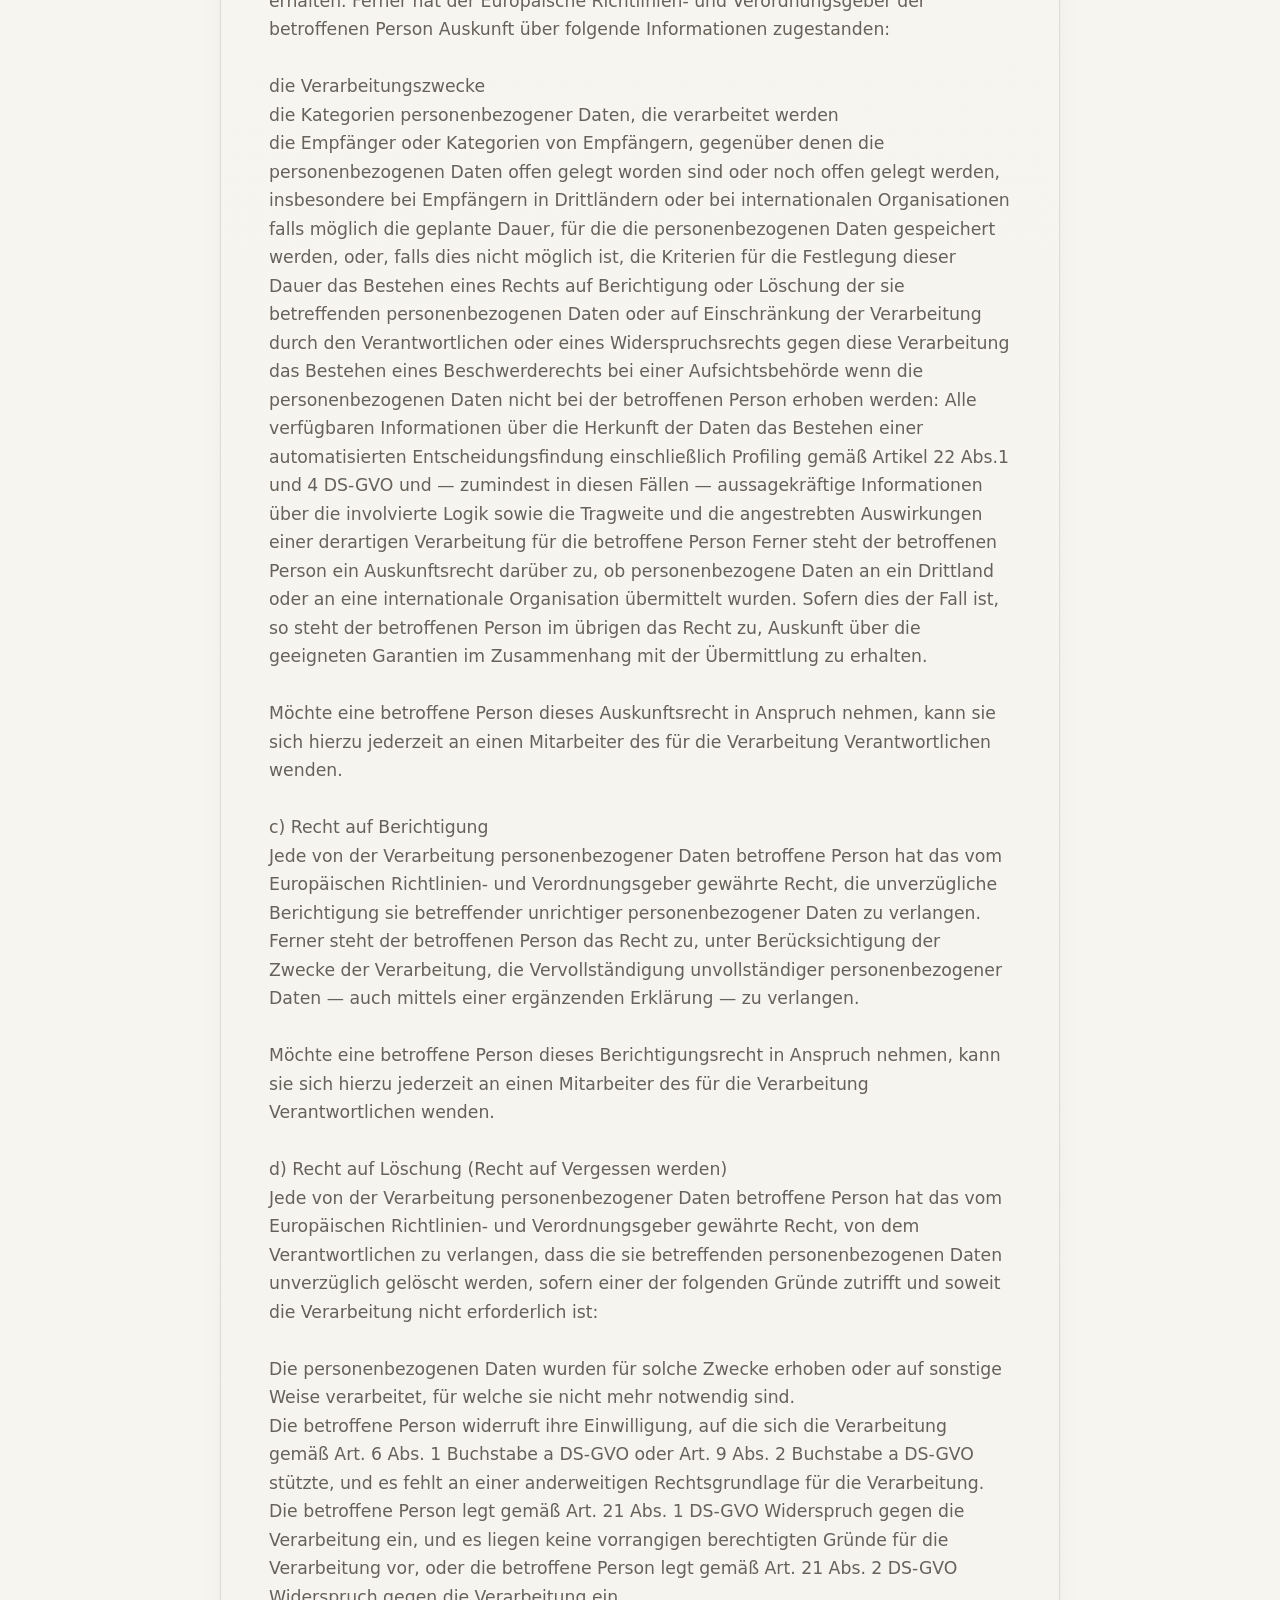
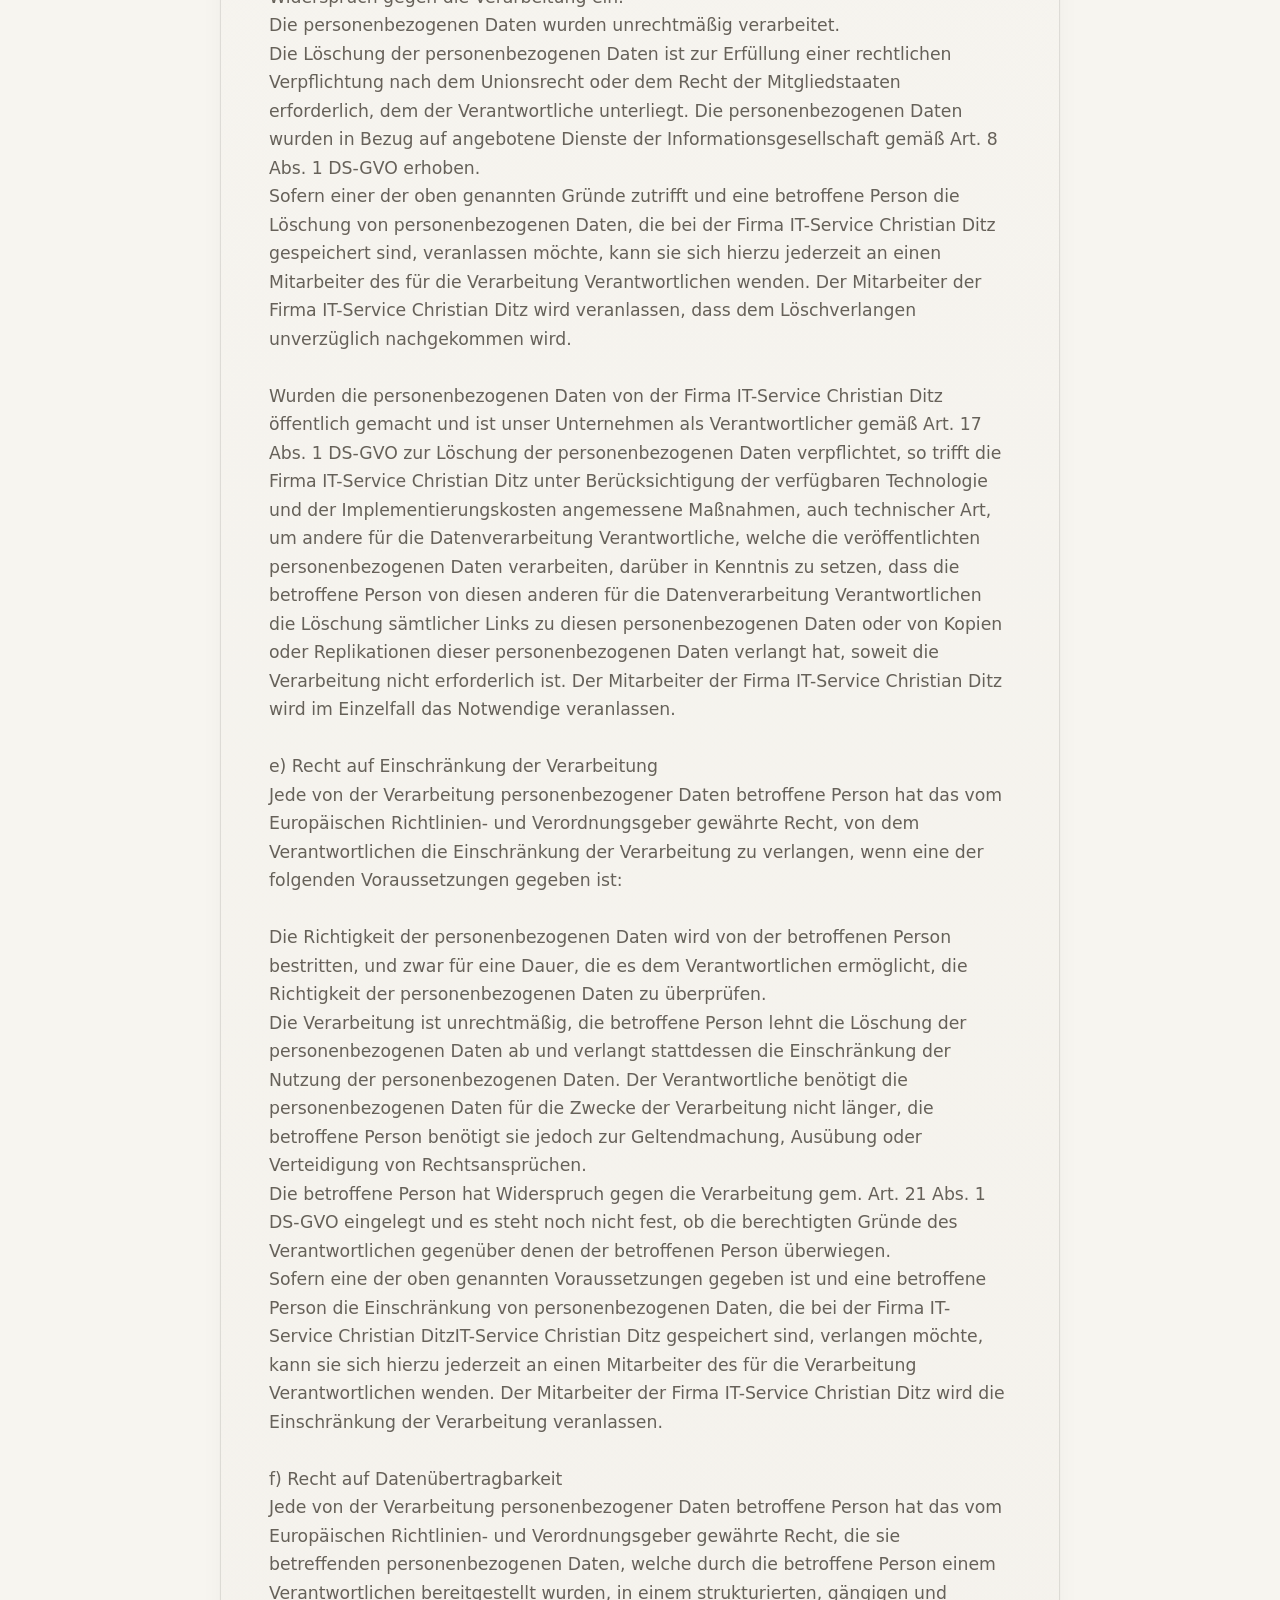
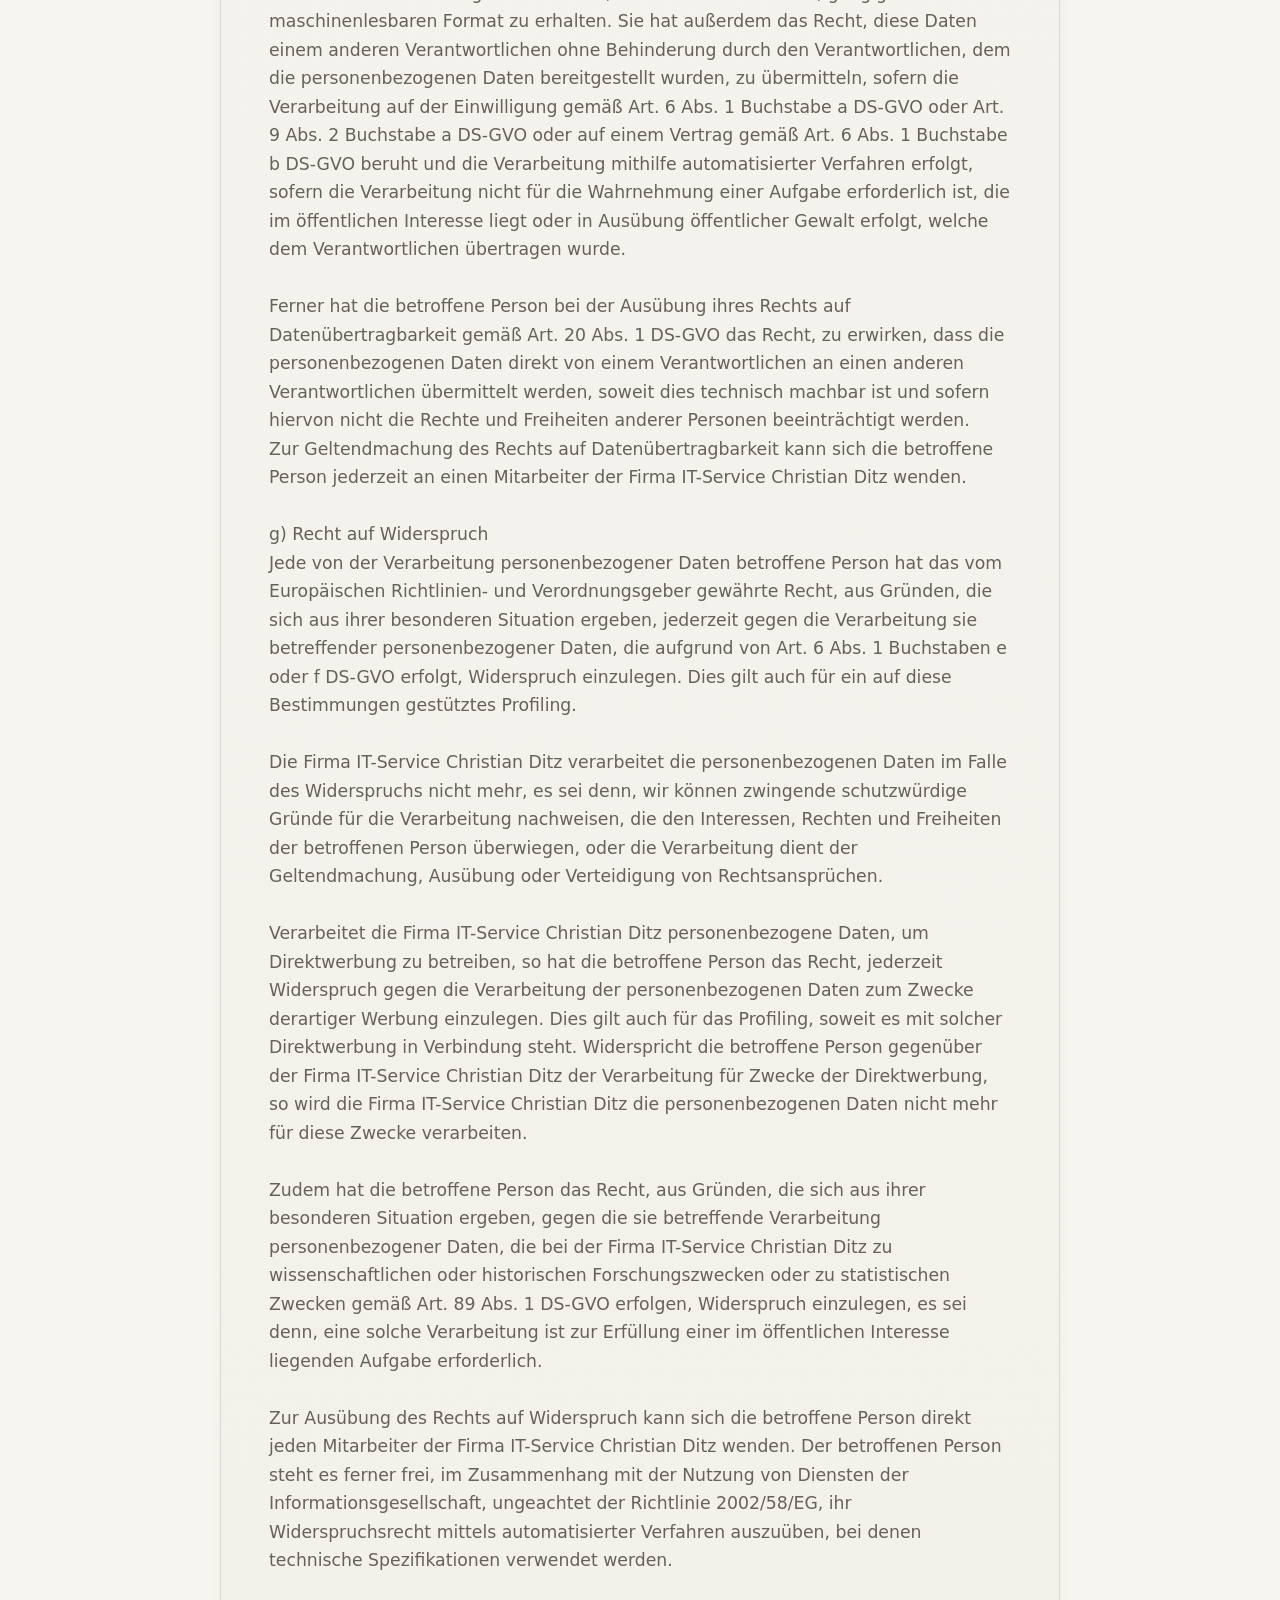
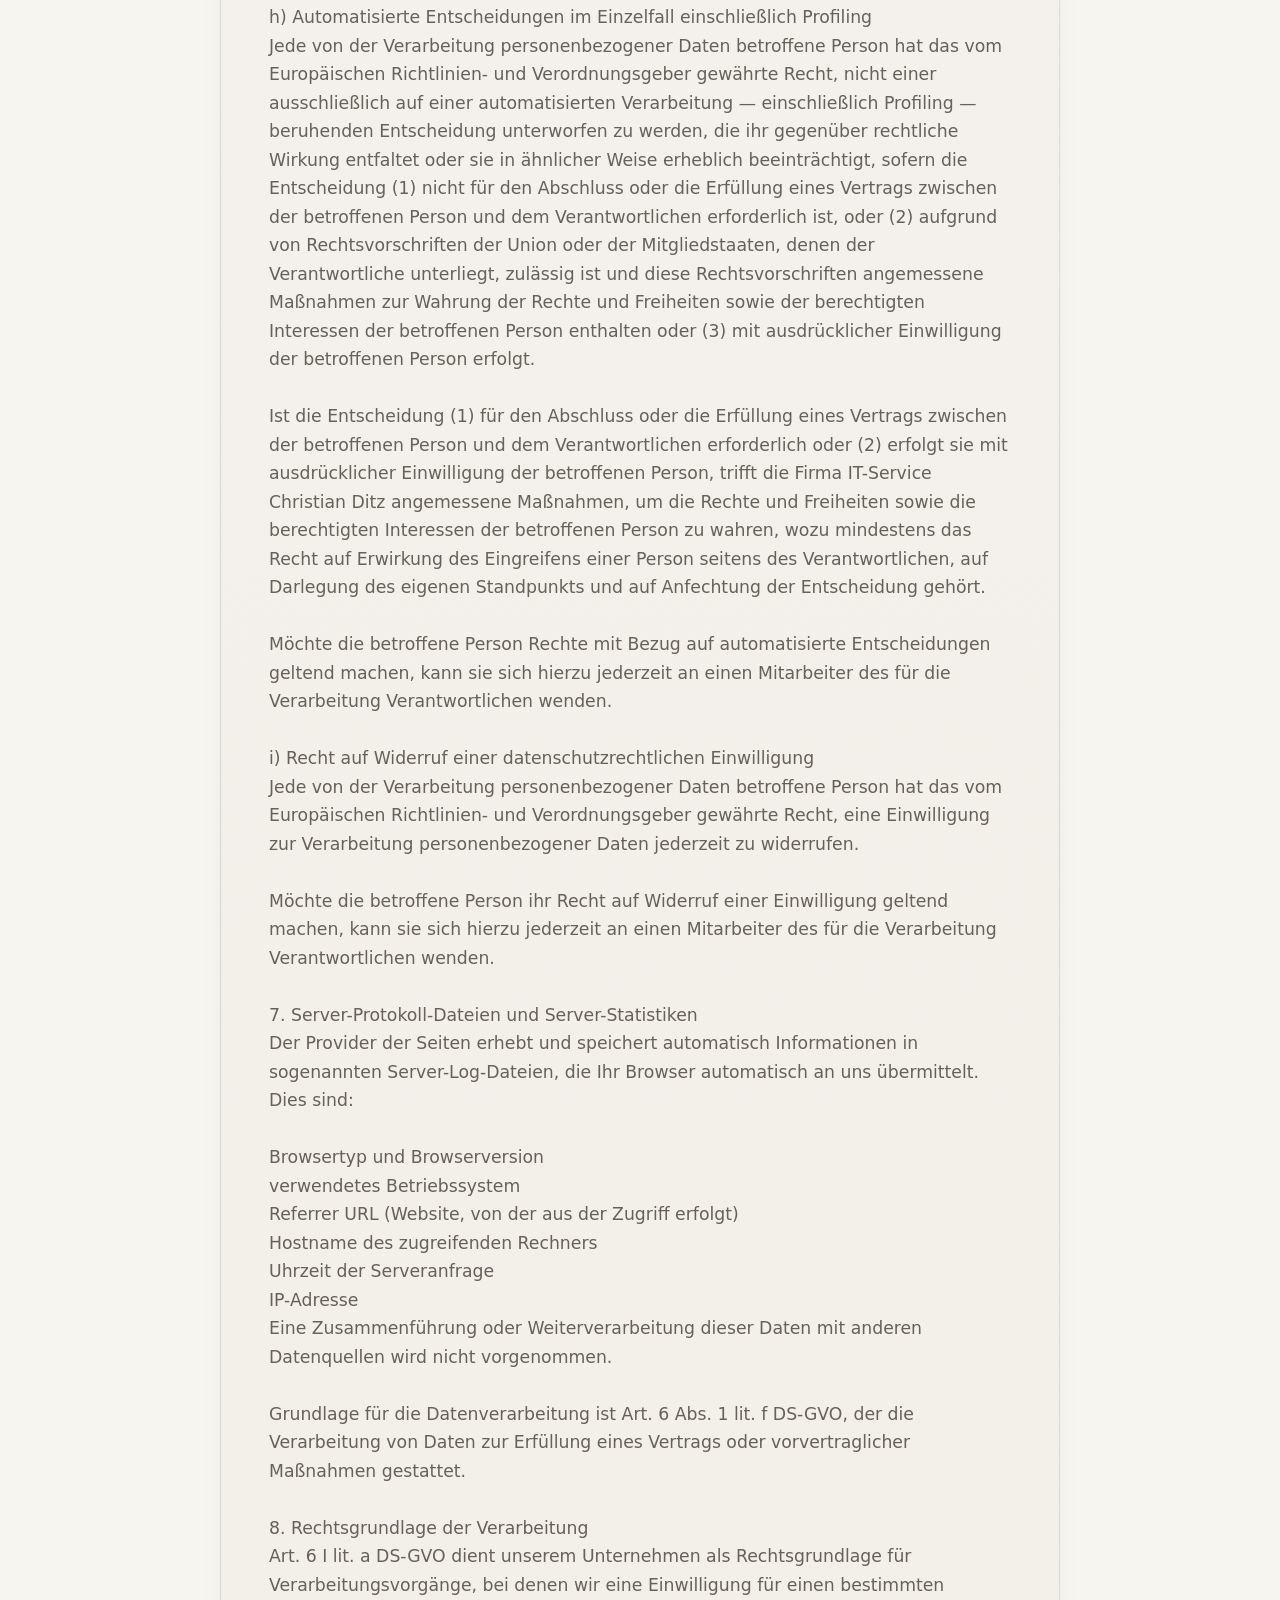
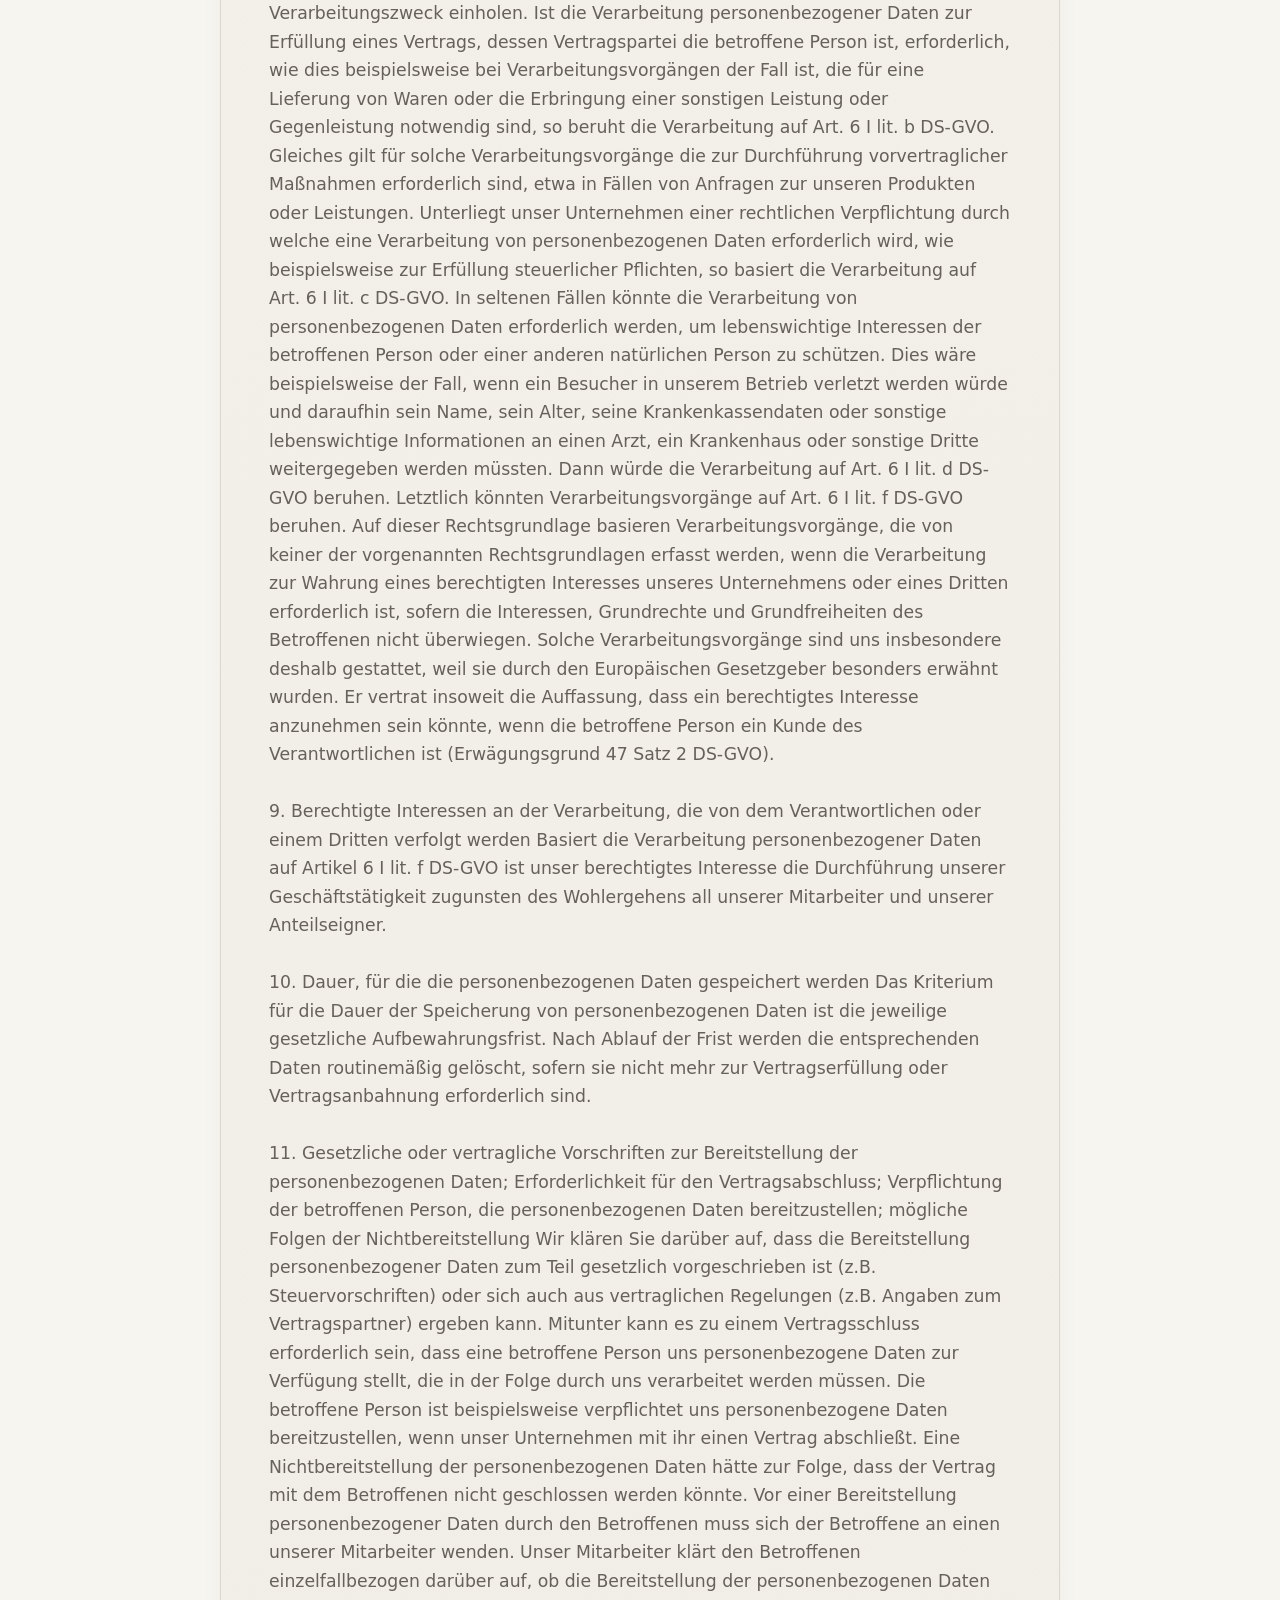
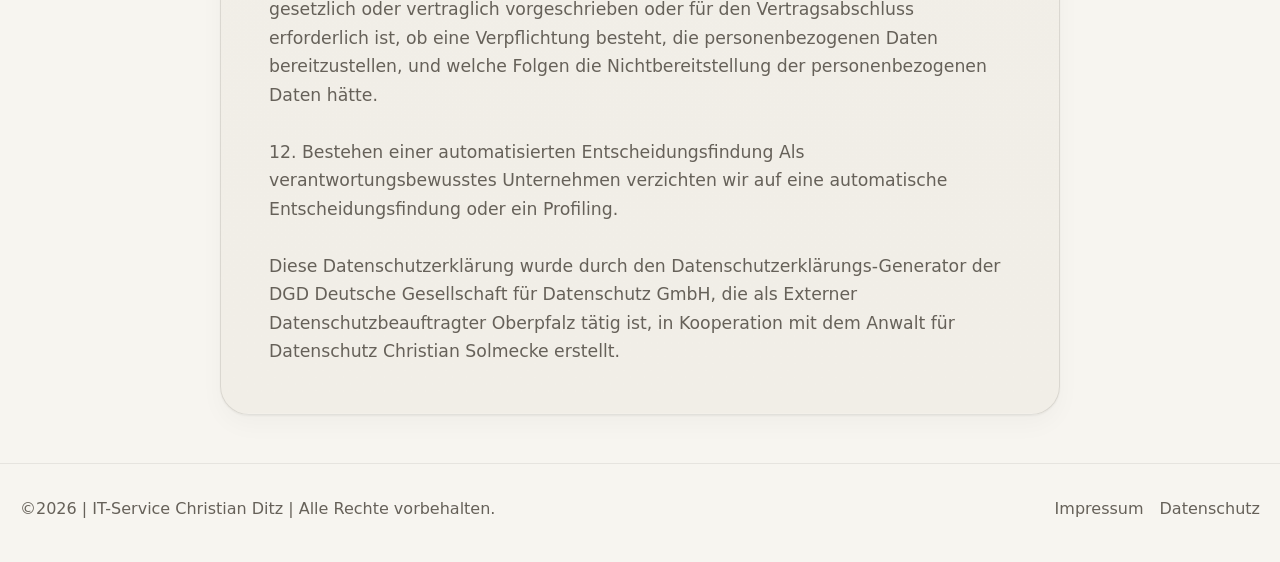
<file: datenschutz.html>
<!DOCTYPE html>
<html lang="de">
<head>
  <meta charset="UTF-8" />
  <meta name="viewport" content="width=device-width, initial-scale=1.0" />
  <title>Datenschutz | IT-Service Christian Ditz</title>
  <meta name="description" content="Datenschutzerklärung von IT-Service Christian Ditz" />
  <link rel="stylesheet" href="styles.css" />
  <style>
    :root,
    [data-theme="light"] {
      --text-xs: clamp(0.75rem, 0.7rem + 0.25vw, 0.875rem);
      --text-sm: clamp(0.92rem, 0.84rem + 0.22vw, 1rem);
      --text-base: clamp(1rem, 0.96rem + 0.18vw, 1.08rem);
      --text-lg: clamp(1.15rem, 1.02rem + 0.55vw, 1.4rem);
      --text-xl: clamp(1.55rem, 1.22rem + 1.1vw, 2.2rem);
      --text-2xl: clamp(2.45rem, 1.7rem + 2.5vw, 4.4rem);
      --space-1: .25rem;
      --space-2: .5rem;
      --space-3: .75rem;
      --space-4: 1rem;
      --space-5: 1.25rem;
      --space-6: 1.5rem;
      --space-8: 2rem;
      --space-10: 2.5rem;
      --space-12: 3rem;
      --space-16: 4rem;
      --space-20: 5rem;
      --space-24: 6rem;
      --color-bg: #f7f5f0;
      --color-surface: #fbfaf7;
      --color-surface-2: #f1eee7;
      --color-border: rgba(33,31,25,.11);
      --color-divider: rgba(33,31,25,.08);
      --color-text: #211f19;
      --color-text-muted: #666159;
      --color-text-faint: #8c867d;
      --color-primary: #0d5d63;
      --color-primary-soft: rgba(13,93,99,.12);
      --color-text-inverse: #f8f7f4;
      --shadow-sm: 0 1px 2px rgba(20,17,12,.05), 0 10px 24px rgba(20,17,12,.03);
      --radius-sm: .55rem;
      --radius-md: .95rem;
      --radius-lg: 1.35rem;
      --radius-xl: 1.8rem;
      --radius-full: 999px;
      --font-body: system-ui, -apple-system, BlinkMacSystemFont, "Segoe UI", Roboto, Arial, sans-serif;
      --font-display: system-ui, -apple-system, BlinkMacSystemFont, "Segoe UI", Roboto, Arial, sans-serif;
      --content: 1240px;
      --content-narrow: 840px;
      --header-height: 78px;
    }

    [data-theme="dark"] {
      --color-bg: #161513;
      --color-surface: #1d1c1a;
      --color-surface-2: #24211f;
      --color-border: rgba(232,227,218,.12);
      --color-divider: rgba(232,227,218,.08);
      --color-text: #e8e3da;
      --color-text-muted: #b9b1a6;
      --color-text-faint: #8e877d;
      --color-primary: #79b7c0;
      --color-primary-soft: rgba(121,183,192,.12);
      --color-text-inverse: #11110f;
      --shadow-sm: 0 1px 2px rgba(0,0,0,.25), 0 14px 30px rgba(0,0,0,.16);
    }

    *,:before,:after { box-sizing: border-box; }
    html { scroll-behavior: smooth; }
    body {
      margin: 0;
      min-height: 100dvh;
      background: var(--color-bg);
      color: var(--color-text);
      font-family: var(--font-body);
      font-size: var(--text-base);
      line-height: 1.65;
    }
    a { color: inherit; text-decoration: none; }
    img,svg { display: block; max-width: 100%; }
    button { font: inherit; color: inherit; }
    h1,h2,h3 { margin: 0; font-family: var(--font-display); line-height: 1.03; letter-spacing: -.04em; text-wrap: balance; }
    h1 { font-size: var(--text-2xl); max-width: 12ch; }
    h2 { font-size: var(--text-xl); }
    p { margin: 0; max-width: 70ch; }
    .container { width: min(calc(100% - 2rem), var(--content)); margin-inline: auto; }

    .site-header {
      position: sticky;
      top: 0;
      z-index: 60;
      background: color-mix(in srgb, var(--color-bg) 88%, transparent);
      backdrop-filter: blur(16px);
      border-bottom: 1px solid var(--color-divider);
    }
    .header-inner {
      display: flex;
      align-items: center;
      justify-content: space-between;
      gap: var(--space-4);
      min-height: var(--header-height);
    }
    .brand { display: inline-flex; align-items: center; gap: var(--space-3); }
    .brand-mark {
      width: 42px;
      height: 42px;
      border-radius: 14px;
      background: var(--color-text);
      color: var(--color-bg);
      display: grid;
      place-items: center;
      box-shadow: var(--shadow-sm);
    }
    .brand-copy small {
      display: block;
      font-size: var(--text-xs);
      text-transform: uppercase;
      letter-spacing: .08em;
      color: var(--color-text-muted);
      font-weight: 700;
    }
    .brand-copy strong { display: block; font-size: var(--text-sm); font-weight: 700; }
    .header-actions { display: flex; align-items: center; gap: var(--space-3); }
    .theme-toggle {
      width: 44px;
      height: 44px;
      border: 1px solid var(--color-border);
      border-radius: var(--radius-full);
      background: var(--color-surface);
      display: grid;
      place-items: center;
    }
    .back-link {
      display: inline-flex;
      align-items: center;
      gap: var(--space-2);
      color: var(--color-text-muted);
      font-size: var(--text-sm);
      font-weight: 600;
    }
    .back-link:hover { color: var(--color-primary); }

    .legal-shell {
      padding: clamp(var(--space-12), 10vw, var(--space-20)) 0 var(--space-12);
    }
    .legal-card {
      max-width: var(--content-narrow);
      margin: 0 auto;
      background: linear-gradient(180deg, var(--color-surface), var(--color-surface-2));
      border: 1px solid var(--color-border);
      border-radius: var(--radius-xl);
      box-shadow: var(--shadow-sm);
      padding: clamp(var(--space-6), 4vw, var(--space-12));
    }
    .eyebrow {
      display: inline-flex;
      align-items: center;
      gap: var(--space-2);
      padding: .45rem .8rem;
      border-radius: var(--radius-full);
      background: var(--color-primary-soft);
      color: var(--color-primary);
      font-size: var(--text-xs);
      font-weight: 700;
      letter-spacing: .08em;
      text-transform: uppercase;
    }
    .intro {
      margin-top: var(--space-5);
      color: var(--color-text-muted);
      max-width: 60ch;
    }
    .legal-sections {
      display: grid;
      gap: var(--space-8);
      margin-top: var(--space-8);
    }
    .legal-block {
      display: grid;
      gap: var(--space-3);
      padding-top: var(--space-6);
      border-top: 1px solid var(--color-divider);
    }
    .legal-block:first-child {
      border-top: none;
      padding-top: 0;
    }
    .legal-block h2 {
      font-size: var(--text-lg);
      letter-spacing: -.03em;
    }
    .legal-block p,
    .legal-block li {
      color: var(--color-text-muted);
    }
    .address-stack,
    .legal-list {
      display: grid;
      gap: var(--space-2);
    }
    .legal-list {
      padding: 0;
      list-style: none;
    }
    .legal-list li {
      position: relative;
      padding-left: 1.1rem;
    }
    .legal-list li::before {
      content: "";
      position: absolute;
      left: 0;
      top: .72em;
      width: 6px;
      height: 6px;
      border-radius: 50%;
      background: var(--color-primary);
    }
    .site-footer {
      padding: var(--space-8) 0 var(--space-10);
      border-top: 1px solid var(--color-divider);
    }
    .footer-inner {
      display: flex;
      flex-direction: column;
      gap: var(--space-3);
      font-size: var(--text-sm);
      color: var(--color-text-muted);
    }
    .footer-links {
      display: flex;
      flex-wrap: wrap;
      gap: var(--space-4);
    }
    .footer-links a:hover { color: var(--color-primary); }
    :focus-visible {
      outline: 2px solid var(--color-primary);
      outline-offset: 3px;
      border-radius: var(--radius-sm);
    }
    @media (min-width: 820px) {
      .footer-inner {
        flex-direction: row;
        justify-content: space-between;
        align-items: center;
      }
    }
    @media (prefers-reduced-motion: reduce) {
      html { scroll-behavior: auto; }
      *, :before, :after {
        transition: none !important;
        animation: none !important;
      }
    }
  </style>
</head>
<body>
  <header class="site-header">
    <div class="container header-inner">
      <a class="brand" href="index.html#top" aria-label="IT-Service Christian Ditz Startseite">
        <span class="brand-mark" style="color: #0d5d63;" aria-hidden="true">
          <svg viewBox="0 0 32 32" width="22" height="22" fill="none" stroke="currentColor" stroke-width="2.8" stroke-linecap="round" stroke-linejoin="round">
            <path d="M15 7a6 6 0 1 0 0 12"></path>
            <path d="M19 13v12h3a6 6 0 0 0 0-12h-3z"></path>
          </svg>
        </span>
        <span class="brand-copy"><small>IT-Service</small><strong>Christian Ditz</strong></span>
      </a>

      <div class="header-actions">
        <a class="back-link" href="index.html#top">zur Hauptseite</a>
        <button class="theme-toggle" type="button" data-theme-toggle aria-label="Farbschema wechseln"></button>
      </div>
    </div>
  </header>

  <main class="container legal-shell">
    <article class="legal-card">
      <span class="eyebrow">Rechtliches</span>
      <h1>Datenschutz</h1>
      <p class="intro">Datenschutzerklärung für die Website von IT-Service Christian Ditz.</p>

      <div class="legal-sections">
        <section class="legal-block">
          <p>Wir freuen uns sehr über Ihr Interesse an unserem Unternehmen. Datenschutz hat einen besonders hohen Stellenwert für die Geschäftsleitung der Firma IT-Service Christian Ditz. Eine Nutzung der Internetseiten der Firma IT-Service Christian Ditz ist grundsätzlich ohne jede Angabe personenbezogener Daten möglich. Sofern eine betroffene Person besondere Services unseres Unternehmens über unsere Internetseite in Anspruch nehmen möchte, könnte jedoch eine Verarbeitung personenbezogener Daten erforderlich werden. Ist die Verarbeitung personenbezogener Daten erforderlich und besteht für eine solche Verarbeitung keine gesetzliche Grundlage, holen wir generell eine Einwilligung der betroffenen Person ein.<br>
<br>
Die Verarbeitung personenbezogener Daten, beispielsweise des Namens, der Anschrift, E-Mail-Adresse oder Telefonnummer einer betroffenen Person, erfolgt stets im Einklang mit der Datenschutz-Grundverordnung und in Übereinstimmung mit den für die Firma IT-Service Christian Ditz geltenden landesspezifischen Datenschutzbestimmungen. Mittels dieser Datenschutzerklärung möchte unser Unternehmen die Öffentlichkeit über Art, Umfang und Zweck der von uns erhobenen, genutzten und verarbeiteten personenbezogenen Daten informieren. Ferner werden betroffene Personen mittels dieser Datenschutzerklärung über die ihnen zustehenden Rechte aufgeklärt.<br>
<br>
Die Firma IT-Service Christian Ditz hat als für die Verarbeitung Verantwortlicher zahlreiche technische und organisatorische Maßnahmen umgesetzt, um einen möglichst lückenlosen Schutz der über diese Internetseite verarbeiteten personenbezogenen Daten sicherzustellen. Dennoch können internetbasierte Datenübertragungen grundsätzlich Sicherheitslücken aufweisen, sodass ein absoluter Schutz nicht gewährleistet werden kann. Aus diesem Grund steht es jeder betroffenen Person frei, personenbezogene Daten auch auf alternativen Wegen, beispielsweise telefonisch, an uns zu übermitteln.<br>
<br>
1. Begriffsbestimmungen<br>
Die Datenschutzerklärung der Firma IT-Service Christian Ditz beruht auf den Begrifflichkeiten, die durch den Europäischen Richtlinien- und Verordnungsgeber beim Erlass der Datenschutz-Grundverordnung (DS-GVO) verwendet wurden. Unsere Datenschutzerklärung soll sowohl für die Öffentlichkeit als auch für unsere Kunden und Geschäftspartner einfach lesbar und verständlich sein. Um dies zu gewährleisten, möchten wir vorab die verwendeten Begrifflichkeiten erläutern.<br>
<br>
Wir verwenden in dieser Datenschutzerklärung unter anderem die folgenden Begriffe:<br>
<br>
a) personenbezogene Daten<br>
Personenbezogene Daten sind alle Informationen, die sich auf eine identifizierte oder identifizierbare natürliche Person (im Folgenden ‚betroffene Person‘) beziehen. Als identifizierbar wird eine natürliche Person angesehen, die direkt oder indirekt, insbesondere mittels Zuordnung zu einer Kennung wie einem Namen, zu einer Kennnummer, zu Standortdaten, zu einer Online-Kennung oder zu einem oder mehreren besonderen Merkmalen, die Ausdruck der physischen, physiologischen, genetischen, psychischen, wirtschaftlichen, kulturellen oder sozialen Identität dieser natürlichen Person sind, identifiziert werden kann.<br>
<br>
b) betroffene Person<br>
Betroffene Person ist jede identifizierte oder identifizierbare natürliche Person, deren personenbezogene Daten von dem für die Verarbeitung Verantwortlichen verarbeitet werden.<br>
<br>
c) Verarbeitung<br>
Verarbeitung ist jeder mit oder ohne Hilfe automatisierter Verfahren ausgeführte Vorgang oder jede solche Vorgangsreihe im Zusammenhang mit personenbezogenen Daten wie das Erheben, das Erfassen, die Organisation, das Ordnen, die Speicherung, die Anpassung oder Veränderung, das Auslesen, das Abfragen, die Verwendung, die Offenlegung durch Übermittlung, Verbreitung oder eine andere Form der Bereitstellung, den Abgleich oder die Verknüpfung, die Einschränkung, das Löschen oder die Vernichtung.<br>
<br>
d) Einschränkung der Verarbeitung<br>
Einschränkung der Verarbeitung ist die Markierung gespeicherter personenbezogener Daten mit dem Ziel, ihre künftige Verarbeitung einzuschränken.<br>
<br>
e) Profiling<br>
Profiling ist jede Art der automatisierten Verarbeitung personenbezogener Daten, die darin besteht, dass diese personenbezogenen Daten verwendet werden, um bestimmte persönliche Aspekte, die sich auf eine natürliche Person beziehen, zu bewerten, insbesondere, um Aspekte bezüglich Arbeitsleistung, wirtschaftlicher Lage, Gesundheit, persönlicher Vorlieben, Interessen, Zuverlässigkeit, Verhalten, Aufenthaltsort oder Ortswechsel dieser natürlichen Person zu analysieren oder vorherzusagen.<br>
<br>
f) Pseudonymisierung<br>
Pseudonymisierung ist die Verarbeitung personenbezogener Daten in einer Weise, auf welche die personenbezogenen Daten ohne Hinzuziehung zusätzlicher Informationen nicht mehr einer spezifischen betroffenen Person zugeordnet werden können, sofern diese zusätzlichen Informationen gesondert aufbewahrt werden und technischen und organisatorischen Maßnahmen unterliegen, die gewährleisten, dass die personenbezogenen Daten nicht einer identifizierten oder identifizierbaren natürlichen Person zugewiesen werden.<br>
<br>
g) Verantwortlicher oder für die Verarbeitung Verantwortlicher<br>
Verantwortlicher oder für die Verarbeitung Verantwortlicher ist die natürliche oder juristische Person, Behörde, Einrichtung oder andere Stelle, die allein oder gemeinsam mit anderen über die Zwecke und Mittel der Verarbeitung von personenbezogenen Daten entscheidet. Sind die Zwecke und Mittel dieser Verarbeitung durch das Unionsrecht oder das Recht der Mitgliedstaaten vorgegeben, so kann der Verantwortliche beziehungsweise können die bestimmten Kriterien seiner Benennung nach dem Unionsrecht oder dem Recht der Mitgliedstaaten vorgesehen werden.<br>
<br>
h) Auftragsverarbeiter<br>
Auftragsverarbeiter ist eine natürliche oder juristische Person, Behörde, Einrichtung oder andere Stelle, die personenbezogene Daten im Auftrag des Verantwortlichen verarbeitet.<br>
<br>
i) Empfänger<br>
Empfänger ist eine natürliche oder juristische Person, Behörde, Einrichtung oder andere Stelle, der personenbezogene Daten offengelegt werden, unabhängig davon, ob es sich bei ihr um einen Dritten handelt oder nicht. Behörden, die im Rahmen eines bestimmten Untersuchungsauftrags nach dem Unionsrecht oder dem Recht der Mitgliedstaaten möglicherweise personenbezogene Daten erhalten, gelten jedoch nicht als Empfänger.<br>
<br>
j) Dritter<br>
Dritter ist eine natürliche oder juristische Person, Behörde, Einrichtung oder andere Stelle außer der betroffenen Person, dem Verantwortlichen, dem Auftragsverarbeiter und den Personen, die unter der unmittelbaren Verantwortung des Verantwortlichen oder des Auftragsverarbeiters befugt sind, die personenbezogenen Daten zu verarbeiten.<br>
<br>
k) Einwilligung<br>
Einwilligung ist jede von der betroffenen Person freiwillig für den bestimmten Fall in informierter Weise und unmissverständlich abgegebene Willensbekundung in Form einer Erklärung oder einer sonstigen eindeutigen bestätigenden Handlung, mit der die betroffene Person zu verstehen gibt, dass sie mit der Verarbeitung der sie betreffenden personenbezogenen Daten einverstanden ist.<br>
<br>
2. Name und Anschrift des für die Verarbeitung Verantwortlichen<br>
Verantwortlicher im Sinne der Datenschutz-Grundverordnung, sonstiger in den Mitgliedstaaten der Europäischen Union geltenden Datenschutzgesetze und anderer Bestimmungen mit datenschutzrechtlichem Charakter ist die:<br>
<br>
IT-Service Christian Ditz<br></p>
<p>Inhaber: Christian Ditz<br></p>
<p>Dürrenhembacher Str. 7<br></p>
<p>90592 Schwarzenbruck<br></p>
<p>Deutschland<br></p>
<p><br>
E-Mail: hostmaster@its-ditz.de<br></p>
<p>Website: www.its-ditz.de<br>
<br>
3. Erfassung von allgemeinen Daten und Informationen<br>
Die Internetseite der Firma IT-Service Christian Ditz erfasst mit jedem Aufruf der Internetseite durch eine betroffene Person oder ein automatisiertes System eine Reihe von allgemeinen Daten und Informationen. Diese allgemeinen Daten und Informationen werden in den Logfiles des Servers gespeichert. Erfasst werden können die (1) verwendeten Browsertypen und Versionen, (2) das vom zugreifenden System verwendete Betriebssystem, (3) die Internetseite, von welcher ein zugreifendes System auf unsere Internetseite gelangt (sogenannte Referrer), (4) die Unterwebseiten, welche über ein zugreifendes System auf unserer Internetseite angesteuert werden, (5) das Datum und die Uhrzeit eines Zugriffs auf die Internetseite, (6) eine Internet-Protokoll-Adresse (IP-Adresse), (7) der Internet-Service-Provider des zugreifenden Systems und (8) sonstige ähnliche Daten und Informationen, die der Gefahrenabwehr im Falle von Angriffen auf unsere informationstechnologischen Systeme dienen.<br>
<br>
Bei der Nutzung dieser allgemeinen Daten und Informationen zieht die Firma IT-Service Christian Ditz keine Rückschlüsse auf die betroffene Person. Diese Informationen werden vielmehr benötigt, um (1) die Inhalte unserer Internetseite korrekt auszuliefern, (2) die Inhalte unserer Internetseite sowie die Werbung für diese zu optimieren, (3) die dauerhafte Funktionsfähigkeit unserer informationstechnologischen Systeme und der Technik unserer Internetseite zu gewährleisten sowie (4) um Strafverfolgungsbehörden im Falle eines Cyberangriffes die zur Strafverfolgung notwendigen Informationen bereitzustellen. Diese anonym erhobenen Daten und Informationen werden durch die Firma IT-Service Christian Ditz daher einerseits statistisch und ferner mit dem Ziel ausgewertet, den Datenschutz und die Datensicherheit in unserem Unternehmen zu erhöhen, um letztlich ein optimales Schutzniveau für die von uns verarbeiteten personenbezogenen Daten sicherzustellen. Die anonymen Daten der Server-Logfiles werden getrennt von allen durch eine betroffene Person angegebenen personenbezogenen Daten gespeichert.<br>
<br>
4. Kontaktmöglichkeit über die Internetseite<br>
Die Internetseite der Firma IT-Service Christian Ditz enthält aufgrund von gesetzlichen Vorschriften Angaben, die eine schnelle elektronische Kontaktaufnahme zu unserem Unternehmen sowie eine unmittelbare Kommunikation mit uns ermöglichen, was ebenfalls eine allgemeine Adresse der sogenannten elektronischen Post (E-Mail-Adresse) umfasst. Sofern eine betroffene Person per E-Mail oder über ein Kontaktformular den Kontakt mit dem für die Verarbeitung Verantwortlichen aufnimmt, werden die von der betroffenen Person übermittelten personenbezogenen Daten automatisch gespeichert. Solche auf freiwilliger Basis von einer betroffenen Person an den für die Verarbeitung Verantwortlichen übermittelten personenbezogenen Daten werden für Zwecke der Bearbeitung oder der Kontaktaufnahme zur betroffenen Person gespeichert. Es erfolgt keine Weitergabe dieser personenbezogenen Daten an Dritte.<br>
<br>
5. Routinemäßige Löschung und Sperrung von personenbezogenen Daten<br>
Der für die Verarbeitung Verantwortliche verarbeitet und speichert personenbezogene Daten der betroffenen Person nur für den Zeitraum, der zur Erreichung des Speicherungszwecks erforderlich ist oder sofern dies durch den Europäischen Richtlinien- und Verordnungsgeber oder einen anderen Gesetzgeber unterliegt, vorgesehen wurde.<br>
<br>
Entfällt der Speicherungszweck oder läuft eine vom Europäischen Richtlinien- und Verordnungsgeber oder einem anderen zuständigen Gesetzgeber vorgeschriebene Speicherfrist ab, werden die personenbezogenen Daten routinemäßig und entsprechend den gesetzlichen Vorschriften gesperrt oder gelöscht.<br>
<br>
6. Rechte der betroffenen Person<br>
a) Recht auf Bestätigung<br>
Jede betroffene Person hat das vom Europäischen Richtlinien- und Verordnungsgeber eingeräumte Recht, von dem für die Verarbeitung Verantwortlichen eine Bestätigung darüber zu verlangen, ob sie betreffende personenbezogene Daten verarbeitet werden. Möchte eine betroffene Person dieses Bestätigungsrecht in Anspruch nehmen, kann sie sich hierzu jederzeit an einen Mitarbeiter des für die Verarbeitung Verantwortlichen wenden.<br>
<br>
b) Recht auf Auskunft<br>
Jede von der Verarbeitung personenbezogener Daten betroffene Person hat das vom Europäischen Richtlinien- und Verordnungsgeber gewährte Recht, jederzeit von dem für die Verarbeitung Verantwortlichen unentgeltliche Auskunft über die zu seiner Person gespeicherten personenbezogenen Daten und eine Kopie dieser Auskunft zu erhalten. Ferner hat der Europäische Richtlinien- und Verordnungsgeber der betroffenen Person Auskunft über folgende Informationen zugestanden:<br>
<br>
die Verarbeitungszwecke<br>
die Kategorien personenbezogener Daten, die verarbeitet werden<br>
die Empfänger oder Kategorien von Empfängern, gegenüber denen die personenbezogenen Daten offen gelegt worden sind oder noch offen gelegt werden, insbesondere bei Empfängern in Drittländern oder bei internationalen Organisationen<br>
falls möglich die geplante Dauer, für die die personenbezogenen Daten gespeichert werden, oder, falls dies nicht möglich ist, die Kriterien für die Festlegung dieser Dauer
das Bestehen eines Rechts auf Berichtigung oder Löschung der sie betreffenden personenbezogenen Daten oder auf Einschränkung der Verarbeitung durch den Verantwortlichen oder eines Widerspruchsrechts gegen diese Verarbeitung
das Bestehen eines Beschwerderechts bei einer Aufsichtsbehörde
wenn die personenbezogenen Daten nicht bei der betroffenen Person erhoben werden: Alle verfügbaren Informationen über die Herkunft der Daten
das Bestehen einer automatisierten Entscheidungsfindung einschließlich Profiling gemäß Artikel 22 Abs.1 und 4 DS-GVO und — zumindest in diesen Fällen — aussagekräftige Informationen über die involvierte Logik sowie die Tragweite und die angestrebten Auswirkungen einer derartigen Verarbeitung für die betroffene Person
Ferner steht der betroffenen Person ein Auskunftsrecht darüber zu, ob personenbezogene Daten an ein Drittland oder an eine internationale Organisation übermittelt wurden. Sofern dies der Fall ist, so steht der betroffenen Person im übrigen das Recht zu, Auskunft über die geeigneten Garantien im Zusammenhang mit der Übermittlung zu erhalten.<br>
<br>
Möchte eine betroffene Person dieses Auskunftsrecht in Anspruch nehmen, kann sie sich hierzu jederzeit an einen Mitarbeiter des für die Verarbeitung Verantwortlichen wenden.<br>
<br>
c) Recht auf Berichtigung<br>
Jede von der Verarbeitung personenbezogener Daten betroffene Person hat das vom Europäischen Richtlinien- und Verordnungsgeber gewährte Recht, die unverzügliche Berichtigung sie betreffender unrichtiger personenbezogener Daten zu verlangen. Ferner steht der betroffenen Person das Recht zu, unter Berücksichtigung der Zwecke der Verarbeitung, die Vervollständigung unvollständiger personenbezogener Daten — auch mittels einer ergänzenden Erklärung — zu verlangen.<br>
<br>
Möchte eine betroffene Person dieses Berichtigungsrecht in Anspruch nehmen, kann sie sich hierzu jederzeit an einen Mitarbeiter des für die Verarbeitung Verantwortlichen wenden.<br>
<br>
d) Recht auf Löschung (Recht auf Vergessen werden)<br>
Jede von der Verarbeitung personenbezogener Daten betroffene Person hat das vom Europäischen Richtlinien- und Verordnungsgeber gewährte Recht, von dem Verantwortlichen zu verlangen, dass die sie betreffenden personenbezogenen Daten unverzüglich gelöscht werden, sofern einer der folgenden Gründe zutrifft und soweit die Verarbeitung nicht erforderlich ist:<br>
<br>
Die personenbezogenen Daten wurden für solche Zwecke erhoben oder auf sonstige Weise verarbeitet, für welche sie nicht mehr notwendig sind.<br>
Die betroffene Person widerruft ihre Einwilligung, auf die sich die Verarbeitung gemäß Art. 6 Abs. 1 Buchstabe a DS-GVO oder Art. 9 Abs. 2 Buchstabe a DS-GVO stützte, und es fehlt an einer anderweitigen Rechtsgrundlage für die Verarbeitung.<br>
Die betroffene Person legt gemäß Art. 21 Abs. 1 DS-GVO Widerspruch gegen die Verarbeitung ein, und es liegen keine vorrangigen berechtigten Gründe für die Verarbeitung vor, oder die betroffene Person legt gemäß Art. 21 Abs. 2 DS-GVO Widerspruch gegen die Verarbeitung ein.<br>
Die personenbezogenen Daten wurden unrechtmäßig verarbeitet.<br>
Die Löschung der personenbezogenen Daten ist zur Erfüllung einer rechtlichen Verpflichtung nach dem Unionsrecht oder dem Recht der Mitgliedstaaten erforderlich, dem der Verantwortliche unterliegt.
Die personenbezogenen Daten wurden in Bezug auf angebotene Dienste der Informationsgesellschaft gemäß Art. 8 Abs. 1 DS-GVO erhoben.<br>
Sofern einer der oben genannten Gründe zutrifft und eine betroffene Person die Löschung von personenbezogenen Daten, die bei der Firma IT-Service Christian Ditz gespeichert sind, veranlassen möchte, kann sie sich hierzu jederzeit an einen Mitarbeiter des für die Verarbeitung Verantwortlichen wenden. Der Mitarbeiter der Firma IT-Service Christian Ditz wird veranlassen, dass dem Löschverlangen unverzüglich nachgekommen wird.<br>
<br>
Wurden die personenbezogenen Daten von der Firma IT-Service Christian Ditz öffentlich gemacht und ist unser Unternehmen als Verantwortlicher gemäß Art. 17 Abs. 1 DS-GVO zur Löschung der personenbezogenen Daten verpflichtet, so trifft die Firma IT-Service Christian Ditz unter Berücksichtigung der verfügbaren Technologie und der Implementierungskosten angemessene Maßnahmen, auch technischer Art, um andere für die Datenverarbeitung Verantwortliche, welche die veröffentlichten personenbezogenen Daten verarbeiten, darüber in Kenntnis zu setzen, dass die betroffene Person von diesen anderen für die Datenverarbeitung Verantwortlichen die Löschung sämtlicher Links zu diesen personenbezogenen Daten oder von Kopien oder Replikationen dieser personenbezogenen Daten verlangt hat, soweit die Verarbeitung nicht erforderlich ist. Der Mitarbeiter der Firma IT-Service Christian Ditz wird im Einzelfall das Notwendige veranlassen.<br>
<br>
e) Recht auf Einschränkung der Verarbeitung<br>
Jede von der Verarbeitung personenbezogener Daten betroffene Person hat das vom Europäischen Richtlinien- und Verordnungsgeber gewährte Recht, von dem Verantwortlichen die Einschränkung der Verarbeitung zu verlangen, wenn eine der folgenden Voraussetzungen gegeben ist:<br>
<br>
Die Richtigkeit der personenbezogenen Daten wird von der betroffenen Person bestritten, und zwar für eine Dauer, die es dem Verantwortlichen ermöglicht, die Richtigkeit der personenbezogenen Daten zu überprüfen.<br>
Die Verarbeitung ist unrechtmäßig, die betroffene Person lehnt die Löschung der personenbezogenen Daten ab und verlangt stattdessen die Einschränkung der Nutzung der personenbezogenen Daten.
Der Verantwortliche benötigt die personenbezogenen Daten für die Zwecke der Verarbeitung nicht länger, die betroffene Person benötigt sie jedoch zur Geltendmachung, Ausübung oder Verteidigung von Rechtsansprüchen.<br>
Die betroffene Person hat Widerspruch gegen die Verarbeitung gem. Art. 21 Abs. 1 DS-GVO eingelegt und es steht noch nicht fest, ob die berechtigten Gründe des Verantwortlichen gegenüber denen der betroffenen Person überwiegen.<br>
Sofern eine der oben genannten Voraussetzungen gegeben ist und eine betroffene Person die Einschränkung von personenbezogenen Daten, die bei der Firma  IT-Service Christian DitzIT-Service Christian Ditz gespeichert sind, verlangen möchte, kann sie sich hierzu jederzeit an einen Mitarbeiter des für die Verarbeitung Verantwortlichen wenden. Der Mitarbeiter der Firma IT-Service Christian Ditz wird die Einschränkung der Verarbeitung veranlassen.<br>
<br>
f) Recht auf Datenübertragbarkeit<br>
Jede von der Verarbeitung personenbezogener Daten betroffene Person hat das vom Europäischen Richtlinien- und Verordnungsgeber gewährte Recht, die sie betreffenden personenbezogenen Daten, welche durch die betroffene Person einem Verantwortlichen bereitgestellt wurden, in einem strukturierten, gängigen und maschinenlesbaren Format zu erhalten. Sie hat außerdem das Recht, diese Daten einem anderen Verantwortlichen ohne Behinderung durch den Verantwortlichen, dem die personenbezogenen Daten bereitgestellt wurden, zu übermitteln, sofern die Verarbeitung auf der Einwilligung gemäß Art. 6 Abs. 1 Buchstabe a DS-GVO oder Art. 9 Abs. 2 Buchstabe a DS-GVO oder auf einem Vertrag gemäß Art. 6 Abs. 1 Buchstabe b DS-GVO beruht und die Verarbeitung mithilfe automatisierter Verfahren erfolgt, sofern die Verarbeitung nicht für die Wahrnehmung einer Aufgabe erforderlich ist, die im öffentlichen Interesse liegt oder in Ausübung öffentlicher Gewalt erfolgt, welche dem Verantwortlichen übertragen wurde.<br>
<br>
Ferner hat die betroffene Person bei der Ausübung ihres Rechts auf Datenübertragbarkeit gemäß Art. 20 Abs. 1 DS-GVO das Recht, zu erwirken, dass die personenbezogenen Daten direkt von einem Verantwortlichen an einen anderen Verantwortlichen übermittelt werden, soweit dies technisch machbar ist und sofern hiervon nicht die Rechte und Freiheiten anderer Personen beeinträchtigt werden.
<br>
Zur Geltendmachung des Rechts auf Datenübertragbarkeit kann sich die betroffene Person jederzeit an einen Mitarbeiter der Firma IT-Service Christian Ditz wenden.<br>
<br>
g) Recht auf Widerspruch<br>
Jede von der Verarbeitung personenbezogener Daten betroffene Person hat das vom Europäischen Richtlinien- und Verordnungsgeber gewährte Recht, aus Gründen, die sich aus ihrer besonderen Situation ergeben, jederzeit gegen die Verarbeitung sie betreffender personenbezogener Daten, die aufgrund von Art. 6 Abs. 1 Buchstaben e oder f DS-GVO erfolgt, Widerspruch einzulegen. Dies gilt auch für ein auf diese Bestimmungen gestütztes Profiling.<br>
<br>
Die Firma IT-Service Christian Ditz verarbeitet die personenbezogenen Daten im Falle des Widerspruchs nicht mehr, es sei denn, wir können zwingende schutzwürdige Gründe für die Verarbeitung nachweisen, die den Interessen, Rechten und Freiheiten der betroffenen Person überwiegen, oder die Verarbeitung dient der Geltendmachung, Ausübung oder Verteidigung von Rechtsansprüchen.<br>
<br>
Verarbeitet die Firma IT-Service Christian Ditz personenbezogene Daten, um Direktwerbung zu betreiben, so hat die betroffene Person das Recht, jederzeit Widerspruch gegen die Verarbeitung der personenbezogenen Daten zum Zwecke derartiger Werbung einzulegen. Dies gilt auch für das Profiling, soweit es mit solcher Direktwerbung in Verbindung steht. Widerspricht die betroffene Person gegenüber der Firma IT-Service Christian Ditz der Verarbeitung für Zwecke der Direktwerbung, so wird die Firma IT-Service Christian Ditz die personenbezogenen Daten nicht mehr für diese Zwecke verarbeiten.<br>
<br>
Zudem hat die betroffene Person das Recht, aus Gründen, die sich aus ihrer besonderen Situation ergeben, gegen die sie betreffende Verarbeitung personenbezogener Daten, die bei der Firma IT-Service Christian Ditz zu wissenschaftlichen oder historischen Forschungszwecken oder zu statistischen Zwecken gemäß Art. 89 Abs. 1 DS-GVO erfolgen, Widerspruch einzulegen, es sei denn, eine solche Verarbeitung ist zur Erfüllung einer im öffentlichen Interesse liegenden Aufgabe erforderlich.<br>
<br>
Zur Ausübung des Rechts auf Widerspruch kann sich die betroffene Person direkt jeden Mitarbeiter der Firma IT-Service Christian Ditz wenden. Der betroffenen Person steht es ferner frei, im Zusammenhang mit der Nutzung von Diensten der Informationsgesellschaft, ungeachtet der Richtlinie 2002/58/EG, ihr Widerspruchsrecht mittels automatisierter Verfahren auszuüben, bei denen technische Spezifikationen verwendet werden.<br>
<br>
h) Automatisierte Entscheidungen im Einzelfall einschließlich Profiling<br>
Jede von der Verarbeitung personenbezogener Daten betroffene Person hat das vom Europäischen Richtlinien- und Verordnungsgeber gewährte Recht, nicht einer ausschließlich auf einer automatisierten Verarbeitung — einschließlich Profiling — beruhenden Entscheidung unterworfen zu werden, die ihr gegenüber rechtliche Wirkung entfaltet oder sie in ähnlicher Weise erheblich beeinträchtigt, sofern die Entscheidung (1) nicht für den Abschluss oder die Erfüllung eines Vertrags zwischen der betroffenen Person und dem Verantwortlichen erforderlich ist, oder (2) aufgrund von Rechtsvorschriften der Union oder der Mitgliedstaaten, denen der Verantwortliche unterliegt, zulässig ist und diese Rechtsvorschriften angemessene Maßnahmen zur Wahrung der Rechte und Freiheiten sowie der berechtigten Interessen der betroffenen Person enthalten oder (3) mit ausdrücklicher Einwilligung der betroffenen Person erfolgt.<br>
<br>
Ist die Entscheidung (1) für den Abschluss oder die Erfüllung eines Vertrags zwischen der betroffenen Person und dem Verantwortlichen erforderlich oder (2) erfolgt sie mit ausdrücklicher Einwilligung der betroffenen Person, trifft die Firma IT-Service Christian Ditz angemessene Maßnahmen, um die Rechte und Freiheiten sowie die berechtigten Interessen der betroffenen Person zu wahren, wozu mindestens das Recht auf Erwirkung des Eingreifens einer Person seitens des Verantwortlichen, auf Darlegung des eigenen Standpunkts und auf Anfechtung der Entscheidung gehört.<br>
<br>
Möchte die betroffene Person Rechte mit Bezug auf automatisierte Entscheidungen geltend machen, kann sie sich hierzu jederzeit an einen Mitarbeiter des für die Verarbeitung Verantwortlichen wenden.<br>
<br>
i) Recht auf Widerruf einer datenschutzrechtlichen Einwilligung<br>
Jede von der Verarbeitung personenbezogener Daten betroffene Person hat das vom Europäischen Richtlinien- und Verordnungsgeber gewährte Recht, eine Einwilligung zur Verarbeitung personenbezogener Daten jederzeit zu widerrufen.<br>
<br>
Möchte die betroffene Person ihr Recht auf Widerruf einer Einwilligung geltend machen, kann sie sich hierzu jederzeit an einen Mitarbeiter des für die Verarbeitung Verantwortlichen wenden.<br>
<br>
7. Server-Protokoll-Dateien und Server-Statistiken<br>
Der Provider der Seiten erhebt und speichert automatisch Informationen in sogenannten Server-Log-Dateien, die Ihr Browser automatisch an uns übermittelt. Dies sind:<br>
<br>
Browsertyp und Browserversion<br>
verwendetes Betriebssystem<br>
Referrer URL (Website, von der aus der Zugriff erfolgt)<br>
Hostname des zugreifenden Rechners<br>
Uhrzeit der Serveranfrage<br>
IP-Adresse<br>
Eine Zusammenführung oder Weiterverarbeitung dieser Daten mit anderen Datenquellen wird nicht vorgenommen.<br>
<br>
Grundlage für die Datenverarbeitung ist Art. 6 Abs. 1 lit. f DS-GVO, der die Verarbeitung von Daten zur Erfüllung eines Vertrags oder vorvertraglicher Maßnahmen gestattet.<br>
<br>
8. Rechtsgrundlage der Verarbeitung<br>
Art. 6 I lit. a DS-GVO dient unserem Unternehmen als Rechtsgrundlage für Verarbeitungsvorgänge, bei denen wir eine Einwilligung für einen bestimmten Verarbeitungszweck einholen. Ist die Verarbeitung personenbezogener Daten zur Erfüllung eines Vertrags, dessen Vertragspartei die betroffene Person ist, erforderlich, wie dies beispielsweise bei Verarbeitungsvorgängen der Fall ist, die für eine Lieferung von Waren oder die Erbringung einer sonstigen Leistung oder Gegenleistung notwendig sind, so beruht die Verarbeitung auf Art. 6 I lit. b DS-GVO. Gleiches gilt für solche Verarbeitungsvorgänge die zur Durchführung vorvertraglicher Maßnahmen erforderlich sind, etwa in Fällen von Anfragen zur unseren Produkten oder Leistungen. Unterliegt unser Unternehmen einer rechtlichen Verpflichtung durch welche eine Verarbeitung von personenbezogenen Daten erforderlich wird, wie beispielsweise zur Erfüllung steuerlicher Pflichten, so basiert die Verarbeitung auf Art. 6 I lit. c DS-GVO. In seltenen Fällen könnte die Verarbeitung von personenbezogenen Daten erforderlich werden, um lebenswichtige Interessen der betroffenen Person oder einer anderen natürlichen Person zu schützen. Dies wäre beispielsweise der Fall, wenn ein Besucher in unserem Betrieb verletzt werden würde und daraufhin sein Name, sein Alter, seine Krankenkassendaten oder sonstige lebenswichtige Informationen an einen Arzt, ein Krankenhaus oder sonstige Dritte weitergegeben werden müssten. Dann würde die Verarbeitung auf Art. 6 I lit. d DS-GVO beruhen. Letztlich könnten Verarbeitungsvorgänge auf Art. 6 I lit. f DS-GVO beruhen. Auf dieser Rechtsgrundlage basieren Verarbeitungsvorgänge, die von keiner der vorgenannten Rechtsgrundlagen erfasst werden, wenn die Verarbeitung zur Wahrung eines berechtigten Interesses unseres Unternehmens oder eines Dritten erforderlich ist, sofern die Interessen, Grundrechte und Grundfreiheiten des Betroffenen nicht überwiegen. Solche Verarbeitungsvorgänge sind uns insbesondere deshalb gestattet, weil sie durch den Europäischen Gesetzgeber besonders erwähnt wurden. Er vertrat insoweit die Auffassung, dass ein berechtigtes Interesse anzunehmen sein könnte, wenn die betroffene Person ein Kunde des Verantwortlichen ist (Erwägungsgrund 47 Satz 2 DS-GVO).<br>
<br>
9. Berechtigte Interessen an der Verarbeitung, die von dem Verantwortlichen oder einem Dritten verfolgt werden
Basiert die Verarbeitung personenbezogener Daten auf Artikel 6 I lit. f DS-GVO ist unser berechtigtes Interesse die Durchführung unserer Geschäftstätigkeit zugunsten des Wohlergehens all unserer Mitarbeiter und unserer Anteilseigner.<br>
<br>
10. Dauer, für die die personenbezogenen Daten gespeichert werden
Das Kriterium für die Dauer der Speicherung von personenbezogenen Daten ist die jeweilige gesetzliche Aufbewahrungsfrist. Nach Ablauf der Frist werden die entsprechenden Daten routinemäßig gelöscht, sofern sie nicht mehr zur Vertragserfüllung oder Vertragsanbahnung erforderlich sind.<br>
<br>
11. Gesetzliche oder vertragliche Vorschriften zur Bereitstellung der personenbezogenen Daten; Erforderlichkeit für den Vertragsabschluss; Verpflichtung der betroffenen Person, die personenbezogenen Daten bereitzustellen; mögliche Folgen der Nichtbereitstellung
Wir klären Sie darüber auf, dass die Bereitstellung personenbezogener Daten zum Teil gesetzlich vorgeschrieben ist (z.B. Steuervorschriften) oder sich auch aus vertraglichen Regelungen (z.B. Angaben zum Vertragspartner) ergeben kann. Mitunter kann es zu einem Vertragsschluss erforderlich sein, dass eine betroffene Person uns personenbezogene Daten zur Verfügung stellt, die in der Folge durch uns verarbeitet werden müssen. Die betroffene Person ist beispielsweise verpflichtet uns personenbezogene Daten bereitzustellen, wenn unser Unternehmen mit ihr einen Vertrag abschließt. Eine Nichtbereitstellung der personenbezogenen Daten hätte zur Folge, dass der Vertrag mit dem Betroffenen nicht geschlossen werden könnte. Vor einer Bereitstellung personenbezogener Daten durch den Betroffenen muss sich der Betroffene an einen unserer Mitarbeiter wenden. Unser Mitarbeiter klärt den Betroffenen einzelfallbezogen darüber auf, ob die Bereitstellung der personenbezogenen Daten gesetzlich oder vertraglich vorgeschrieben oder für den Vertragsabschluss erforderlich ist, ob eine Verpflichtung besteht, die personenbezogenen Daten bereitzustellen, und welche Folgen die Nichtbereitstellung der personenbezogenen Daten hätte.<br>
<br>
12. Bestehen einer automatisierten Entscheidungsfindung
Als verantwortungsbewusstes Unternehmen verzichten wir auf eine automatische Entscheidungsfindung oder ein Profiling.<br>
<br>
Diese Datenschutzerklärung wurde durch den Datenschutzerklärungs-Generator der DGD Deutsche Gesellschaft für Datenschutz GmbH, die als Externer Datenschutzbeauftragter Oberpfalz tätig ist, in Kooperation mit dem Anwalt für Datenschutz Christian Solmecke erstellt.<br></p>
        </section>
      </div>
    </article>
  </main>

  <footer class="site-footer">
    <div class="container footer-inner">
      <p>©2026 | IT-Service Christian Ditz | Alle Rechte vorbehalten.</p>
      <div class="footer-links">
        <a href="impressum.html">Impressum</a>
        <a href="datenschutz.html">Datenschutz</a>
        </div>
    </div>
  </footer>

  <script>
    const root = document.documentElement;
    const themeToggle = document.querySelector('[data-theme-toggle]');
    let theme = window.matchMedia('(prefers-color-scheme: dark)').matches ? 'dark' : 'light';
    root.setAttribute('data-theme', theme);

    function setThemeIcon(theme) {
      if (!themeToggle) return;
      themeToggle.innerHTML = theme === 'dark'
        ? '<svg width="20" height="20" viewBox="0 0 24 24" fill="none" stroke="currentColor" stroke-width="2" stroke-linecap="round" stroke-linejoin="round" aria-hidden="true"><circle cx="12" cy="12" r="5"></circle><path d="M12 1v2M12 21v2M4.22 4.22l1.42 1.42M18.36 18.36l1.42 1.42M1 12h2M21 12h2M4.22 19.78l1.42-1.42M18.36 5.64l1.42-1.42"></path></svg>'
        : '<svg width="20" height="20" viewBox="0 0 24 24" fill="none" stroke="currentColor" stroke-width="2" stroke-linecap="round" stroke-linejoin="round" aria-hidden="true"><path d="M21 12.79A9 9 0 1 1 11.21 3 7 7 0 0 0 21 12.79z"></path></svg>';

      themeToggle.setAttribute('aria-label', theme === 'dark' ? 'Zu hellem Modus wechseln' : 'Zu dunklem Modus wechseln');
    }

    if (themeToggle) {
      setThemeIcon(theme);
      themeToggle.addEventListener('click', function () {
        theme = theme === 'dark' ? 'light' : 'dark';
        root.setAttribute('data-theme', theme);
        setThemeIcon(theme);
      });
    }
  </script>
</body>
</html>
</file>
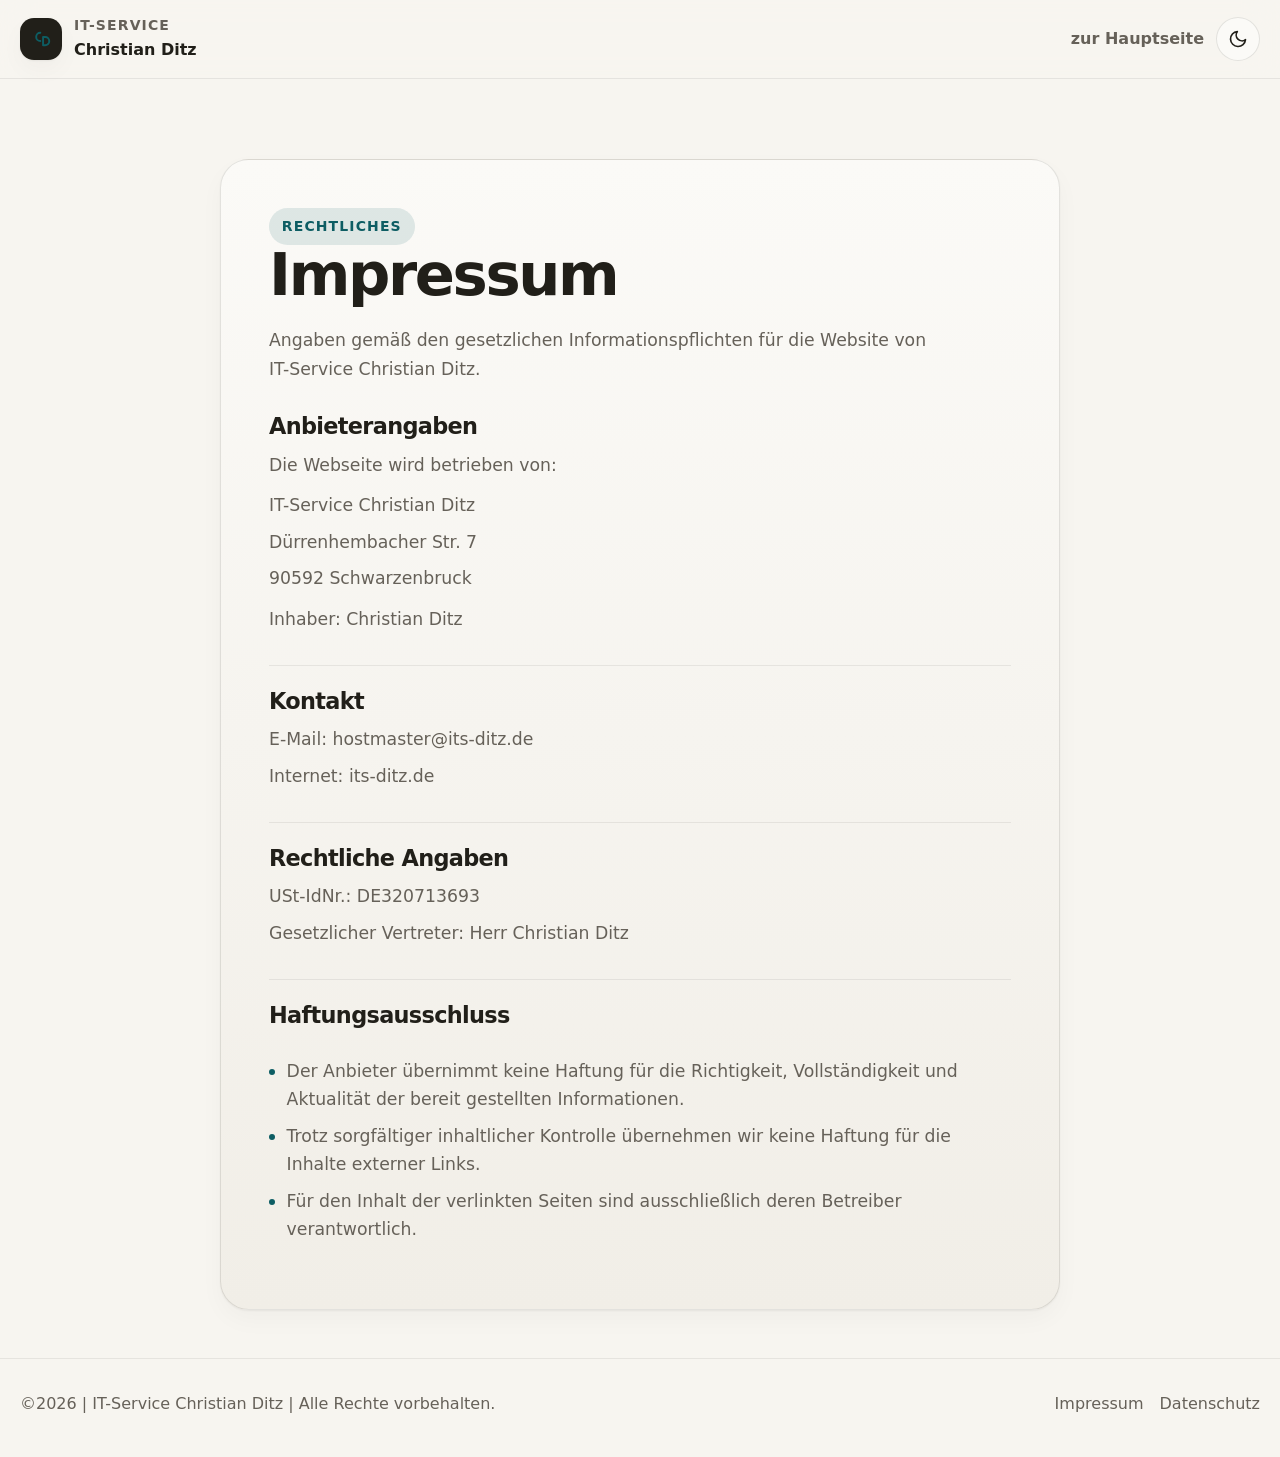
<file: impressum.html>
<!DOCTYPE html>
<html lang="de">
<head>
  <meta charset="UTF-8" />
  <meta name="viewport" content="width=device-width, initial-scale=1.0" />
  <title>Impressum | IT-Service Christian Ditz</title>
  <meta name="description" content="Impressum von IT-Service Christian Ditz" />
  <link rel="stylesheet" href="styles.css" />
  <style>
    :root,
    [data-theme="light"] {
      --text-xs: clamp(0.75rem, 0.7rem + 0.25vw, 0.875rem);
      --text-sm: clamp(0.92rem, 0.84rem + 0.22vw, 1rem);
      --text-base: clamp(1rem, 0.96rem + 0.18vw, 1.08rem);
      --text-lg: clamp(1.15rem, 1.02rem + 0.55vw, 1.4rem);
      --text-xl: clamp(1.55rem, 1.22rem + 1.1vw, 2.2rem);
      --text-2xl: clamp(2.45rem, 1.7rem + 2.5vw, 4.4rem);
      --space-1: .25rem;
      --space-2: .5rem;
      --space-3: .75rem;
      --space-4: 1rem;
      --space-5: 1.25rem;
      --space-6: 1.5rem;
      --space-8: 2rem;
      --space-10: 2.5rem;
      --space-12: 3rem;
      --space-16: 4rem;
      --space-20: 5rem;
      --space-24: 6rem;
      --color-bg: #f7f5f0;
      --color-surface: #fbfaf7;
      --color-surface-2: #f1eee7;
      --color-border: rgba(33,31,25,.11);
      --color-divider: rgba(33,31,25,.08);
      --color-text: #211f19;
      --color-text-muted: #666159;
      --color-text-faint: #8c867d;
      --color-primary: #0d5d63;
      --color-primary-soft: rgba(13,93,99,.12);
      --color-text-inverse: #f8f7f4;
      --shadow-sm: 0 1px 2px rgba(20,17,12,.05), 0 10px 24px rgba(20,17,12,.03);
      --radius-sm: .55rem;
      --radius-md: .95rem;
      --radius-lg: 1.35rem;
      --radius-xl: 1.8rem;
      --radius-full: 999px;
      --font-body: system-ui, -apple-system, BlinkMacSystemFont, "Segoe UI", Roboto, Arial, sans-serif;
      --font-display: system-ui, -apple-system, BlinkMacSystemFont, "Segoe UI", Roboto, Arial, sans-serif;
      --content: 1240px;
      --content-narrow: 840px;
      --header-height: 78px;
    }

    [data-theme="dark"] {
      --color-bg: #161513;
      --color-surface: #1d1c1a;
      --color-surface-2: #24211f;
      --color-border: rgba(232,227,218,.12);
      --color-divider: rgba(232,227,218,.08);
      --color-text: #e8e3da;
      --color-text-muted: #b9b1a6;
      --color-text-faint: #8e877d;
      --color-primary: #79b7c0;
      --color-primary-soft: rgba(121,183,192,.12);
      --color-text-inverse: #11110f;
      --shadow-sm: 0 1px 2px rgba(0,0,0,.25), 0 14px 30px rgba(0,0,0,.16);
    }

    *,:before,:after { box-sizing: border-box; }
    html { scroll-behavior: smooth; }
    body {
      margin: 0;
      min-height: 100dvh;
      background: var(--color-bg);
      color: var(--color-text);
      font-family: var(--font-body);
      font-size: var(--text-base);
      line-height: 1.65;
    }
    a { color: inherit; text-decoration: none; }
    img,svg { display: block; max-width: 100%; }
    button { font: inherit; color: inherit; }
    h1,h2,h3 { margin: 0; font-family: var(--font-display); line-height: 1.03; letter-spacing: -.04em; text-wrap: balance; }
    h1 { font-size: var(--text-2xl); max-width: 12ch; }
    h2 { font-size: var(--text-xl); }
    p { margin: 0; max-width: 70ch; }
    .container { width: min(calc(100% - 2rem), var(--content)); margin-inline: auto; }

    .site-header {
      position: sticky;
      top: 0;
      z-index: 60;
      background: color-mix(in srgb, var(--color-bg) 88%, transparent);
      backdrop-filter: blur(16px);
      border-bottom: 1px solid var(--color-divider);
    }
    .header-inner {
      display: flex;
      align-items: center;
      justify-content: space-between;
      gap: var(--space-4);
      min-height: var(--header-height);
    }
    .brand { display: inline-flex; align-items: center; gap: var(--space-3); }
    .brand-mark {
      width: 42px;
      height: 42px;
      border-radius: 14px;
      background: var(--color-text);
      color: var(--color-bg);
      display: grid;
      place-items: center;
      box-shadow: var(--shadow-sm);
    }
    .brand-copy small {
      display: block;
      font-size: var(--text-xs);
      text-transform: uppercase;
      letter-spacing: .08em;
      color: var(--color-text-muted);
      font-weight: 700;
    }
    .brand-copy strong { display: block; font-size: var(--text-sm); font-weight: 700; }
    .header-actions { display: flex; align-items: center; gap: var(--space-3); }
    .theme-toggle {
      width: 44px;
      height: 44px;
      border: 1px solid var(--color-border);
      border-radius: var(--radius-full);
      background: var(--color-surface);
      display: grid;
      place-items: center;
    }
    .back-link {
      display: inline-flex;
      align-items: center;
      gap: var(--space-2);
      color: var(--color-text-muted);
      font-size: var(--text-sm);
      font-weight: 600;
    }
    .back-link:hover { color: var(--color-primary); }

    .legal-shell {
      padding: clamp(var(--space-12), 10vw, var(--space-20)) 0 var(--space-12);
    }
    .legal-card {
      max-width: var(--content-narrow);
      margin: 0 auto;
      background: linear-gradient(180deg, var(--color-surface), var(--color-surface-2));
      border: 1px solid var(--color-border);
      border-radius: var(--radius-xl);
      box-shadow: var(--shadow-sm);
      padding: clamp(var(--space-6), 4vw, var(--space-12));
    }
    .eyebrow {
      display: inline-flex;
      align-items: center;
      gap: var(--space-2);
      padding: .45rem .8rem;
      border-radius: var(--radius-full);
      background: var(--color-primary-soft);
      color: var(--color-primary);
      font-size: var(--text-xs);
      font-weight: 700;
      letter-spacing: .08em;
      text-transform: uppercase;
    }
    .intro {
      margin-top: var(--space-5);
      color: var(--color-text-muted);
      max-width: 60ch;
    }
    .legal-sections {
      display: grid;
      gap: var(--space-8);
      margin-top: var(--space-8);
    }
    .legal-block {
      display: grid;
      gap: var(--space-3);
      padding-top: var(--space-6);
      border-top: 1px solid var(--color-divider);
    }
    .legal-block:first-child {
      border-top: none;
      padding-top: 0;
    }
    .legal-block h2 {
      font-size: var(--text-lg);
      letter-spacing: -.03em;
    }
    .legal-block p,
    .legal-block li {
      color: var(--color-text-muted);
    }
    .address-stack,
    .legal-list {
      display: grid;
      gap: var(--space-2);
    }
    .legal-list {
      padding: 0;
      list-style: none;
    }
    .legal-list li {
      position: relative;
      padding-left: 1.1rem;
    }
    .legal-list li::before {
      content: "";
      position: absolute;
      left: 0;
      top: .72em;
      width: 6px;
      height: 6px;
      border-radius: 50%;
      background: var(--color-primary);
    }
    .site-footer {
      padding: var(--space-8) 0 var(--space-10);
      border-top: 1px solid var(--color-divider);
    }
    .footer-inner {
      display: flex;
      flex-direction: column;
      gap: var(--space-3);
      font-size: var(--text-sm);
      color: var(--color-text-muted);
    }
    .footer-links {
      display: flex;
      flex-wrap: wrap;
      gap: var(--space-4);
    }
    .footer-links a:hover { color: var(--color-primary); }
    :focus-visible {
      outline: 2px solid var(--color-primary);
      outline-offset: 3px;
      border-radius: var(--radius-sm);
    }
    @media (min-width: 820px) {
      .footer-inner {
        flex-direction: row;
        justify-content: space-between;
        align-items: center;
      }
    }
    @media (prefers-reduced-motion: reduce) {
      html { scroll-behavior: auto; }
      *, :before, :after {
        transition: none !important;
        animation: none !important;
      }
    }
  </style>
</head>
<body>
  <header class="site-header">
    <div class="container header-inner">
      <a class="brand" href="index.html#top" aria-label="IT-Service Christian Ditz Startseite">
        <span class="brand-mark" style="color: #0d5d63;" aria-hidden="true">
          <svg viewBox="0 0 32 32" width="22" height="22" fill="none" stroke="currentColor" stroke-width="2.8" stroke-linecap="round" stroke-linejoin="round">
            <path d="M15 7a6 6 0 1 0 0 12"></path>
            <path d="M19 13v12h3a6 6 0 0 0 0-12h-3z"></path>
          </svg>
        </span>
        <span class="brand-copy"><small>IT-Service</small><strong>Christian Ditz</strong></span>
      </a>

      <div class="header-actions">
        <a class="back-link" href="index.html#top">zur Hauptseite</a>
        <button class="theme-toggle" type="button" data-theme-toggle aria-label="Farbschema wechseln"></button>
      </div>
    </div>
  </header>

  <main class="container legal-shell">
    <article class="legal-card">
      <span class="eyebrow">Rechtliches</span>
      <h1>Impressum</h1>
      <p class="intro">Angaben gemäß den gesetzlichen Informationspflichten für die Website von IT-Service Christian Ditz.</p>

      <div class="legal-sections">
        <section class="legal-block" aria-labelledby="anbieterangaben">
          <h2 id="anbieterangaben">Anbieterangaben</h2>
          <p>Die Webseite wird betrieben von:</p>
          <div class="address-stack">
            <p>IT-Service Christian Ditz</p>
            <p>Dürrenhembacher Str. 7</p>
            <p>90592 Schwarzenbruck</p>
          </div>
          <p>Inhaber: Christian Ditz</p>
        </section>

        <section class="legal-block" aria-labelledby="kontaktangaben">
          <h2 id="kontaktangaben">Kontakt</h2>
          <div class="address-stack">
            <p>E-Mail: <a href="mailto:hostmaster@its-ditz.de">hostmaster@its-ditz.de</a></p>
            <p>Internet: <a href="https://its-ditz.de" target="_blank" rel="noopener noreferrer">its-ditz.de</a></p>
          </div>
        </section>

        <section class="legal-block" aria-labelledby="rechtliche-angaben">
          <h2 id="rechtliche-angaben">Rechtliche Angaben</h2>
          <div class="address-stack">
            <p>USt-IdNr.: DE320713693</p>
            <p>Gesetzlicher Vertreter: Herr Christian Ditz</p>
          </div>
        </section>

        <section class="legal-block" aria-labelledby="haftungsausschluss">
          <h2 id="haftungsausschluss">Haftungsausschluss</h2>
          <ul class="legal-list">
            <li>Der Anbieter übernimmt keine Haftung für die Richtigkeit, Vollständigkeit und Aktualität der bereit gestellten Informationen.</li>
            <li>Trotz sorgfältiger inhaltlicher Kontrolle übernehmen wir keine Haftung für die Inhalte externer Links.</li>
            <li>Für den Inhalt der verlinkten Seiten sind ausschließlich deren Betreiber verantwortlich.</li>
          </ul>
        </section>
      </div>
    </article>
  </main>

  <footer class="site-footer">
    <div class="container footer-inner">
      <p>©2026 | IT-Service Christian Ditz | Alle Rechte vorbehalten.</p>
      <div class="footer-links">
        <a href="impressum.html">Impressum</a>
        <a href="datenschutz.html">Datenschutz</a>
        </div>
    </div>
  </footer>

  <script>
    const root = document.documentElement;
    const themeToggle = document.querySelector('[data-theme-toggle]');
    let theme = window.matchMedia('(prefers-color-scheme: dark)').matches ? 'dark' : 'light';
    root.setAttribute('data-theme', theme);

    function setThemeIcon(theme) {
      if (!themeToggle) return;
      themeToggle.innerHTML = theme === 'dark'
        ? '<svg width="20" height="20" viewBox="0 0 24 24" fill="none" stroke="currentColor" stroke-width="2" stroke-linecap="round" stroke-linejoin="round" aria-hidden="true"><circle cx="12" cy="12" r="5"></circle><path d="M12 1v2M12 21v2M4.22 4.22l1.42 1.42M18.36 18.36l1.42 1.42M1 12h2M21 12h2M4.22 19.78l1.42-1.42M18.36 5.64l1.42-1.42"></path></svg>'
        : '<svg width="20" height="20" viewBox="0 0 24 24" fill="none" stroke="currentColor" stroke-width="2" stroke-linecap="round" stroke-linejoin="round" aria-hidden="true"><path d="M21 12.79A9 9 0 1 1 11.21 3 7 7 0 0 0 21 12.79z"></path></svg>';

      themeToggle.setAttribute(
        'aria-label',
        theme === 'dark' ? 'Zu hellem Modus wechseln' : 'Zu dunklem Modus wechseln'
      );
    }

    if (themeToggle) {
      setThemeIcon(theme);
      themeToggle.addEventListener('click', function () {
        theme = theme === 'dark' ? 'light' : 'dark';
        root.setAttribute('data-theme', theme);
        setThemeIcon(theme);
      });
    }
  </script>
</body>
</html>
</file>
<file: styles.css>
:root,
[data-theme="light"] {
  --text-xs: clamp(0.75rem, 0.7rem + 0.25vw, 0.875rem);
  --text-sm: clamp(0.92rem, 0.84rem + 0.22vw, 1rem);
  --text-base: clamp(1rem, 0.96rem + 0.18vw, 1.08rem);
  --text-lg: clamp(1.15rem, 1.02rem + 0.55vw, 1.4rem);
  --text-xl: clamp(1.55rem, 1.22rem + 1.1vw, 2.2rem);
  --text-2xl: clamp(2.45rem, 1.7rem + 2.5vw, 4.4rem);
  --space-1: .25rem;
  --space-2: .5rem;
  --space-3: .75rem;
  --space-4: 1rem;
  --space-5: 1.25rem;
  --space-6: 1.5rem;
  --space-8: 2rem;
  --space-10: 2.5rem;
  --space-12: 3rem;
  --space-16: 4rem;
  --space-20: 5rem;
  --space-24: 6rem;
  --color-bg: #f7f5f0;
  --color-surface: #fbfaf7;
  --color-surface-2: #f1eee7;
  --color-border: rgba(33,31,25,.11);
  --color-divider: rgba(33,31,25,.08);
  --color-text: #211f19;
  --color-text-muted: #666159;
  --color-text-faint: #8c867d;
  --color-primary: #0d5d63;
  --color-primary-soft: rgba(13,93,99,.12);
  --color-text-inverse: #f8f7f4;
  --shadow-sm: 0 1px 2px rgba(20,17,12,.05), 0 10px 24px rgba(20,17,12,.03);
  --radius-sm: .55rem;
  --radius-md: .95rem;
  --radius-lg: 1.35rem;
  --radius-xl: 1.8rem;
  --radius-full: 999px;
  --font-body: system-ui, -apple-system, BlinkMacSystemFont, "Segoe UI", Roboto, Arial, sans-serif;
  --font-display: system-ui, -apple-system, BlinkMacSystemFont, "Segoe UI", Roboto, Arial, sans-serif;
  --content: 1240px;
  --toc-width: 240px;
  --header-height: 78px;
}
[data-theme="dark"] {
  --color-bg: #161513;
  --color-surface: #1d1c1a;
  --color-surface-2: #24211f;
  --color-border: rgba(232,227,218,.12);
  --color-divider: rgba(232,227,218,.08);
  --color-text: #e8e3da;
  --color-text-muted: #b9b1a6;
  --color-text-faint: #8e877d;
  --color-primary: #79b7c0;
  --color-primary-soft: rgba(121,183,192,.12);
  --color-text-inverse: #11110f;
  --shadow-sm: 0 1px 2px rgba(0,0,0,.25), 0 14px 30px rgba(0,0,0,.16);
}
*,*::before,*::after { box-sizing: border-box; }
html { scroll-behavior: smooth; scroll-padding-top: 5.5rem; }
body { margin: 0; min-height: 100dvh; background: var(--color-bg); color: var(--color-text); font-family: var(--font-body); font-size: var(--text-base); line-height: 1.65; }
a { text-decoration: none; color: inherit; }
img,svg { display: block; max-width: 100%; }
button { font: inherit; color: inherit; }
h1,h2,h3 { margin: 0; font-family: var(--font-display); line-height: 1.03; letter-spacing: -.04em; text-wrap: balance; }
h1 { font-size: var(--text-2xl); max-width: 10ch; }
h2 { font-size: var(--text-xl); }
h3 { font-size: clamp(1.2rem, 1.02rem + .35vw, 1.42rem); }
.container { width: min(calc(100% - 2rem), var(--content)); margin-inline: auto; }
.site-header { position: sticky; top: 0; z-index: 60; background: color-mix(in srgb, var(--color-bg) 88%, transparent); backdrop-filter: blur(16px); border-bottom: 1px solid var(--color-divider); transition: transform .9s cubic-bezier(.2,.8,.2,1), opacity .9s cubic-bezier(.2,.8,.2,1), box-shadow .9s ease; }
.site-header.header-hidden { transform: translateY(-112%); opacity: .9; box-shadow: none; }
.header-inner { display: flex; align-items: center; justify-content: space-between; gap: var(--space-4); min-height: var(--header-height); position: relative; }
.brand { display: inline-flex; align-items: center; gap: var(--space-3); }
.brand-mark { width: 42px; height: 42px; border-radius: 14px; background: var(--color-text); color: var(--color-bg); display: grid; place-items: center; box-shadow: var(--shadow-sm); }
.brand-copy small { display: block; font-size: var(--text-xs); text-transform: uppercase; letter-spacing: .08em; color: var(--color-text-muted); font-weight: 700; }
.brand-copy strong { display: block; font-size: var(--text-sm); font-weight: 700; }
.desktop-nav { display: none; gap: var(--space-5); align-items: center; }
.desktop-nav a,.menu-panel a,.toc-group-title,.toc-sublist a { position: relative; }
.desktop-nav a { font-size: var(--text-sm); color: var(--color-text-muted); padding: .25rem 0; }
.desktop-nav a::after,.menu-panel a::after,.toc-group-title::after,.toc-sublist a::after { content: ""; position: absolute; left: 0; bottom: -.18rem; width: 100%; height: 2px; background: var(--color-primary); transform: scaleX(0); transform-origin: left; transition: .18s ease; }
.desktop-nav a.active,.menu-panel a.active { color: var(--color-primary); font-weight: 700; }
.desktop-nav a.active::after,.menu-panel a.active::after,.toc-group-title.active::after,.toc-sublist a.active::after { transform: scaleX(1); }
.header-actions { display: flex; align-items: center; gap: var(--space-3); }
.theme-toggle,.menu-toggle { width: 44px; height: 44px; border: 1px solid var(--color-border); border-radius: var(--radius-full); background: var(--color-surface); display: grid; place-items: center; }
.menu-panel { display: none; position: absolute; left: 1rem; right: 1rem; top: calc(100% + .5rem); padding: var(--space-4); background: var(--color-surface); border: 1px solid var(--color-border); border-radius: var(--radius-lg); box-shadow: var(--shadow-sm); }
.menu-panel.open { display: grid; gap: var(--space-2); }
.menu-panel a { padding: .85rem 0; border-radius: 0; background: transparent; font-weight: 600; color: var(--color-text-muted); }
.page-shell { display: block; }
.toc { display: none; }
.main-column { min-width: 0; }
.hero { padding: clamp(var(--space-12), 11vw, var(--space-24)) 0 var(--space-12); }
.hero-wrap { display: grid; gap: var(--space-8); align-items: end; }

.hero-wrap--solo {
  grid-template-columns: minmax(0, 1fr);
}

@media (min-width: 820px) {
  .hero-wrap--solo {
    grid-template-columns: minmax(0, 1fr);
  }
}

.hero-wrap--solo > div:first-child {
  width: 100%;
  max-width: none;
}

.hero-wrap--solo h1 {
  max-width: none;
}

.hero-wrap--solo .lead {
  max-width: 72ch;
}

@media (min-width: 1120px) {
  .hero-wrap--solo {
    margin-right: calc(-1 * (var(--toc-width) + clamp(2rem, 4vw, 4rem)));
  }
}

.eyebrow { display: inline-flex; align-items: center; gap: var(--space-2); padding: .45rem .8rem; border-radius: var(--radius-full); background: var(--color-primary-soft); color: var(--color-primary); font-size: var(--text-xs); font-weight: 700; letter-spacing: .08em; text-transform: uppercase; }
.lead { max-width: 58ch; margin: var(--space-5) 0 0; color: var(--color-text-muted); }
.hero-actions { display: flex; flex-wrap: wrap; gap: var(--space-3); margin-top: var(--space-6); }
.btn { display: inline-flex; align-items: center; justify-content: center; min-height: 46px; padding: .9rem 1.15rem; border-radius: var(--radius-full); font-size: var(--text-sm); font-weight: 700; border: 1px solid transparent; }
.btn-primary { background: var(--color-text); color: var(--color-bg); }
.btn-secondary { display: inline-block; margin-bottom: 2rem; background: var(--color-surface); border-color: var(--color-border); }
.hero-side { padding: var(--space-6); background: linear-gradient(180deg, var(--color-surface), var(--color-surface-2)); border: 1px solid var(--color-border); border-radius: var(--radius-xl); box-shadow: var(--shadow-sm); }
.hero-side p { margin: var(--space-3) 0 0; color: var(--color-text-muted); }
.hero-stats { display: grid; grid-template-columns: repeat(2,minmax(0,1fr)); gap: var(--space-3); margin-top: var(--space-5); }
.hero-stat { padding: var(--space-4); background: var(--color-surface); border: 1px solid var(--color-border); border-radius: var(--radius-lg); }
.hero-stat strong { display: block; font-size: clamp(1.45rem, 1.1rem + .8vw, 1.95rem); font-family: var(--font-display); }
.hero-stat span { display: block; margin-top: var(--space-1); font-size: var(--text-xs); line-height: 1.5; color: var(--color-text-muted); }
.content-section { padding: var(--space-12) 0; border-top: 1px solid var(--color-divider); }
.section-block { display: grid; gap: var(--space-5); }
.section-block p { margin: 0; color: var(--color-text-muted); max-width: 60ch; }
.kicker { font-size: var(--text-xs); font-weight: 700; letter-spacing: .08em; text-transform: uppercase; color: var(--color-primary); }
.simple-list { display: grid; gap: var(--space-3); margin-top: var(--space-2); }
.simple-item { padding: var(--space-5) 0; border-top: 1px solid var(--color-divider); }
.simple-item:first-child { border-top: none; padding-top: 0; }
.simple-item p { margin: var(--space-2) 0 0; color: var(--color-text-muted); max-width: 62ch; }
.focus-columns { display: grid; gap: var(--space-4); margin-top: var(--space-4); }
.focus-card,.project-card,.about-card { background: var(--color-surface); border: 1px solid var(--color-border); border-radius: var(--radius-lg); box-shadow: var(--shadow-sm); }
.focus-card {padding: var(--space-5);  display: flex;  flex-direction: column;}
.focus-card h3 {  min-height: 3.2em;}
.focus-card > p {  margin-top: var(--space-4);  min-height: 7.5em;  color: var(--color-text-muted);}
.focus-card .focus-list {  margin-top: var(--space-4);}
.focus-list,.about-list,.project-points { margin: var(--space-3) 0 0; padding: 0; list-style: none; }
.focus-list li,.about-list li,.project-points li { position: relative; padding-left: 1.1rem; margin-top: var(--space-2); color: var(--color-text-muted); }
.focus-list li::before,.about-list li::before,.project-points li::before { content: ""; position: absolute; left: 0; top: .72em; width: 6px; height: 6px; border-radius: 50%; background: var(--color-primary); }
.projects-list { display: grid; gap: var(--space-4); margin-top: var(--space-4); }
.project-card { padding: var(--space-5); scroll-margin-top: 6.5rem; }
.project-card p { margin: var(--space-3) 0 0; color: var(--color-text-muted); }
.project-top { display: flex; justify-content: space-between; gap: var(--space-3); align-items: flex-start; }
.tag { display: inline-flex; padding: .42rem .72rem; border-radius: var(--radius-full); background: var(--color-surface-2); border: 1px solid var(--color-border); font-size: var(--text-xs); color: var(--color-text-muted); }
.stack { display: flex; flex-wrap: wrap; gap: var(--space-2); margin-top: var(--space-4); }
.about-card { padding: var(--space-6); margin-top: var(--space-4); }
.about-card p { margin: var(--space-3) 0 0; color: var(--color-text-muted); max-width: 62ch; }

.contact-box { margin-top: var(--space-4); padding: var(--space-6); background: var(--color-surface); color: var(--color-text); border: 1px solid var(--color-border); border-radius: var(--radius-lg); box-shadow: var(--shadow-sm); position: relative; overflow: hidden; }
.contact-box::after { display: none; }
.contact-box p { margin: var(--space-3) 0 0; max-width: 62ch; color: var(--color-text-muted); }
.contact-actions { display: flex; flex-wrap: wrap; gap: var(--space-3); margin-top: var(--space-6); }
.contact-actions .btn-secondary { background: var(--color-surface); border-color: var(--color-border); color: var(--color-text); }

.site-footer { padding: var(--space-8) 0 var(--space-10); border-top: 1px solid var(--color-divider); }
.footer-inner { display: flex; flex-direction: column; gap: var(--space-3); font-size: var(--text-sm); color: var(--color-text-muted); }
.footer-links { display: flex; flex-wrap: wrap; gap: var(--space-4); }
.toc-nav { position: sticky; top: calc(var(--header-height) + 1.5rem); padding-top: var(--space-6); }
.toc-title { font-size: var(--text-xs); font-weight: 700; letter-spacing: .08em; text-transform: uppercase; color: var(--color-text-faint); margin-bottom: var(--space-4); }
.toc-groups { display: grid; gap: var(--space-4); }
.toc-group { padding-left: var(--space-4); border-left: 1px solid var(--color-divider); }
.toc-group.collapsed .toc-sublist { display: none; }
.toc-group:not(.collapsed) .toc-group-title { color: var(--color-primary); }
.toc-group:not(.collapsed) .toc-group-title::after { transform: scaleX(1); }
.toc-group-title { display: inline-block; font-size: var(--text-sm); font-weight: 600; color: var(--color-text-muted); padding-bottom: .1rem; }
.toc-group-title.active { color: var(--color-primary); font-weight: 700; }
.toc-sublist { list-style: none; margin: var(--space-3) 0 0; padding: 0; display: grid; gap: var(--space-2); }
.toc-sublist a { display: inline-block; font-size: var(--text-xs); color: var(--color-text-faint); padding-bottom: .08rem; }
.toc-sublist a.active { color: var(--color-primary); font-weight: 700; }
[data-theme="light"] .btn-primary { background: var(--color-text); color: var(--color-bg); }
[data-theme="dark"] .btn-primary { background: var(--color-text); color: var(--color-bg); }
:focus-visible { outline: 2px solid var(--color-primary); outline-offset: 3px; }
@media (min-width: 820px) {
  .desktop-nav { display: flex; }
  .menu-toggle,.menu-panel { display: none !important; }
  .hero-wrap { grid-template-columns: minmax(0,1.12fr) minmax(320px,.88fr); }
  .focus-columns { grid-template-columns: repeat(3,minmax(0,1fr)); }
  .footer-inner { flex-direction: row; justify-content: space-between; align-items: center; }
}
@media (min-width: 1120px) {
  .page-shell { display: grid; grid-template-columns: var(--toc-width) minmax(0,1fr); gap: clamp(2rem,4vw,4rem); }
  .toc { display: block; }
}
@media (max-width: 819px) {
  .project-top { flex-direction: column; }
}
@media (prefers-reduced-motion: reduce) {
  html { scroll-behavior: auto; }
  *,*::before,*::after { transition: none !important; animation: none !important; }
}

/*
#back-to-top {
  position: fixed;
  bottom: 20px;
  right: 20%;
  z-index: 1000;
}
*/

.show-email {
    background: none;
    border: none;
    padding: 0;
    margin: 0;
    font: inherit; 
    color: inherit;
    cursor: pointer;
}
</file>
